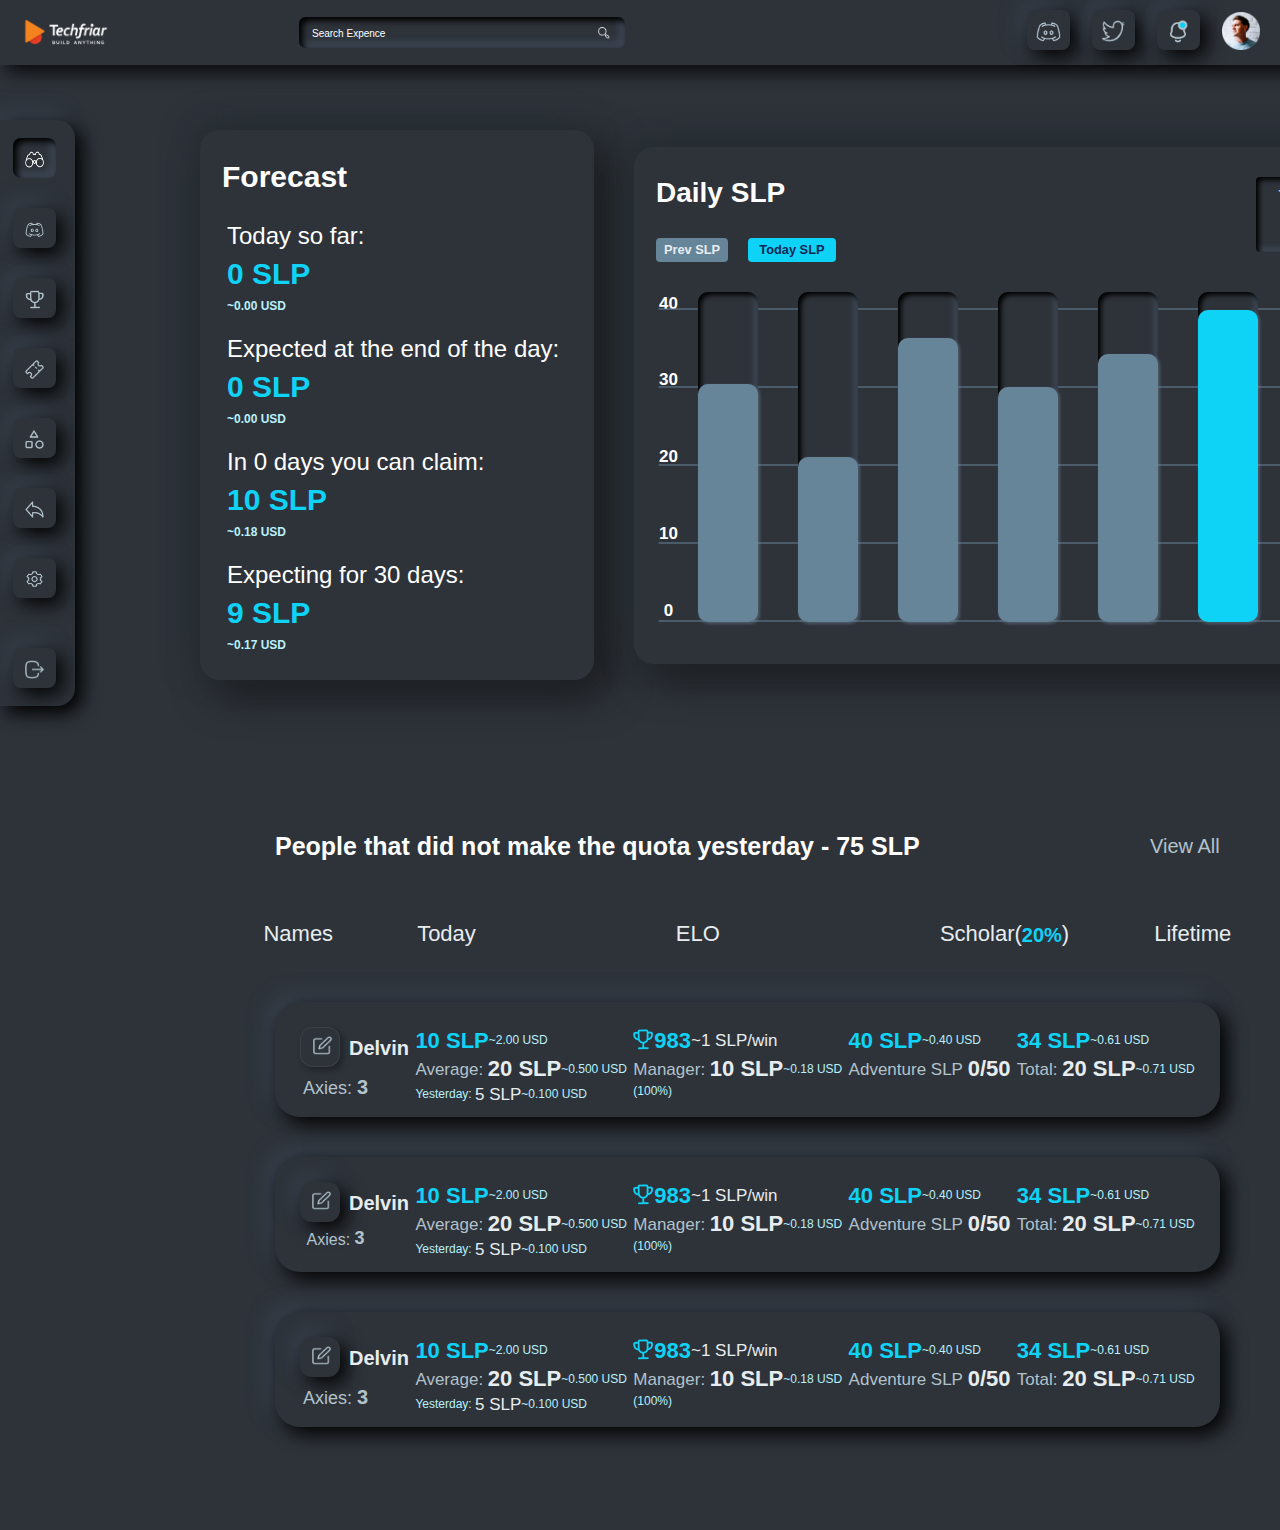
<file: HTML/overviewPage.html>
<!DOCTYPE html>
<html lang="en">
<head>
    <meta charset="UTF-8">
    <meta name="viewport" content="width=device-width, initial-scale=1.0">
    <style>
        body {
            margin: 0;
            padding: 0;
            height: 1400px;
            background-color: rgba(46, 51, 58, 1);
        }
        .main-area{
            padding-top: 130px; /* To push content below the fixed navbar */
            left: 180px;
            height: 100%;
            width: 82%;
            position: relative;
            z-index: -1;
            align-items: center;
            justify-content: space-between;
        }
    </style>
    <title>Custom Nav Bar</title>
    <link rel="stylesheet" href="../CSS/overviewPage.css">
</head>
<body>
    <div class="navbar">
        <div class="navbar-logo">
            <img src="../Images/techfriar.png" alt="techfriar-logo">
        </div>
        <div class="search-bar-container">
            <img src="../Images/Search.png" alt="Search Icon" class="search-icon">
            <input type="text" class="search-bar" placeholder="Search Expence">
        </div>
        <div class="nav-btn">
            <div class="btns">
                <button><a href="#"><img src="../Images/discord.png" alt="discord-logo"></a></button>
            </div>
            <div class="btns">
                <button><a href="#"><img src="../Images/twitter.png" style="height: 22px;" alt="twitter-logo"></a></button>
            </div>
            <div class="btns">
                <button><a href="#"><img src="../Images/bell.png" style="width: 28px; height: 28px;" alt="notification-image"></a></button>
            </div>
            <div class="frame">
                <img src="../Images/nav-pic.png" alt="person">
            </div>
        </div>
    </div>
    <div class="sidebar-container">
        <div class="sidebar">
            <div class="main-sidebar">
                <div class="sidebar-btns">
                    <button style="background: var(--Dark-colour, #2E333A);box-shadow: 3.73381px 3.73381px 6.22302px 0px #000 inset, -6.22302px -6.22302px 6.22302px 0px #3B4451 inset;"><a href="overviewPage.html"><img src="../Images/sb1.png" style="height: 17px;"  alt="s-bar1"></a></button>
                </div>
                <div class="sidebar-btns">
                    <button><a href="#"><img src="../Images/discord.png" alt="discord-logo"></a></button>
                </div>
                <div class="sidebar-btns">
                    <button><a href="trackerPage.html"><img src="../Images/sb2.png" alt="s-bar-2"></a></button>
                </div>
                <div class="sidebar-btns">
                    <button><a href="#"><img src="../Images/sb3.png" alt="s-bar3"></a></button>
                </div>
                <div class="sidebar-btns">
                    <button><a href="#"><img src="../Images/sb4.png" alt="s-bar4"></a></button>
                </div>
                <div class="sidebar-btns">
                    <button><a href="#"><img src="../Images/sb5.png" style="height: 17px;" alt="s-bar5"></a></button>
                </div>
                <div class="sidebar-btns">
                    <button><a href="#"><img src="../Images/sb6.png" style="height: 16.8px; width: 17px;" alt="s-bar6"></a></button>
                </div>
            </div>
            <div class="exit-sidebar">
                <div class="sidebar-btns">
                    <button><a href="../index.html"><img src="../Images/sb7.png" alt="s-bar7"></a></button>
                </div>
            </div>
        </div>
    </div>
    <div class="main-area">
        <div class="hor-frame">
            <div class="frame1">
                <div class="frame1-heading">
                    <p>Forecast</p>
                </div>
                <div class="frame1-content-container">
                    <div class="f1-content">
                        <p id="first-p">Today so far:</p>
                        <p id="second-p">0 SLP</p>
                        <p id="third-p">~0.00 USD</p>
                    </div><br>
                    <div class="f1-content">
                        <p id="first-p">Expected at the end of the day:</p>
                        <p id="second-p">0 SLP</p>
                        <p id="third-p">~0.00 USD</p>
                    </div><br>
                    <div class="f1-content">
                        <p id="first-p">In 0 days you can claim:</p>
                        <p id="second-p">10 SLP</p>
                        <p id="third-p">~0.18 USD</p>
                    </div><br>
                    <div class="f1-content">
                        <p id="first-p">Expecting for 30 days:</p>
                        <p id="second-p">9 SLP</p>
                        <p id="third-p">~0.17 USD</p>
                    </div>
                </div>
            </div>
            <div class="frame2">
                <div class="f2-upper">
                    <div class="f2-upper-left">
                        <p id="daily">Daily SLP</p>
                        <div class="two-frames">
                            <div class="tf-first">
                                <p>Prev SLP</p>
                            </div>
                            <div class="tf-second">
                                <p>Today SLP</p>
                            </div>
                        </div>
                    </div>
                    <div class="f2-upper-right">
                        <div class="f2-right-frame">
                            <p id="p1">Total SLP</p>
                            <p id="p2">540</p>
                        </div>
                    </div>
                </div>
                <div class="f2-lower">
                    <div class="chart-frame">
                        <div class="main-chart">
                            <div class="chart-number">
                                <li>40</li>
                                <li>30</li>
                                <li>20</li>
                                <li>10</li>
                                <li>0</li>
                            </div>
                            <div class="single-frame-container">
                                <div class="single-frames">
                                    <div class="inner-frame" style="height: 72%;"></div>
                                </div>
                                <div class="single-frames">
                                    <div class="inner-frame" style="height: 50%;"></div>
                                </div>
                                 <div class="single-frames">
                                    <div class="inner-frame" style="height: 86%;"></div>
                                </div>
                                <div class="single-frames">
                                    <div class="inner-frame" style="height: 71%;"></div>
                                </div>
                                <div class="single-frames">
                                    <div class="inner-frame" style="height: 81%;"></div>
                                </div>
                                <div class="single-frames">
                                    <div class="inner-frame" style="height: 94.5%; background: rgba(14, 210, 246, 1); box-shadow: 1.4312949180603027px 1.4312949180603027px 2.8625898361206055px 0px rgba(136, 160, 183, 0.35);"></div>
                                </div>
                            </div>
                        </div>
                    </div>

                </div>
                <div class="chart-lines">
                    <div class="lines"><img src="../Images/chart-line.png" alt="chart-line"></div>
                    <div class="lines"><img src="../Images/chart-line.png" alt="chart-line"></div>
                    <div class="lines"><img src="../Images/chart-line.png" alt="chart-line"></div>
                    <div class="lines"><img src="../Images/chart-line.png" alt="chart-line"></div>
                    <div class="lines"><img src="../Images/chart-line.png" alt="chart-line"></div>
                </div>
            </div>
        </div>
        <div class="bottom-frames-container">
            <div class="bf-heading">
                <div class="bfh-1"><p>People that did not make the quota yesterday - 75 SLP</p></div>
                <div class="bfh-2"><p>View All</p></button></div>
            </div>
            <div class="bf-body">
                <div class="bf-body-heading">
                    <div class="bbh">
                        <div class="bbh-sub"><p>Names</p></div>
                        <div class="bbh-sub" style="margin-left: 84px;"><p>Today</p></div>
                        <div class="bbh-sub" style="margin-left: 200px;"><p>ELO</p></div>
                        <div class="bbh-sub" style="margin-left: 220px; display: flex; justify-content: center; align-items: center;"><p>Scholar(<p style="color: var(--Secondary-Blue, #0ED2F6);font-family: Poppins,sans-serif;font-size: 20px;font-style: normal;font-weight: 550;line-height: 130%;">20%</p><p>)</p></p></div>
                        <div class="bbh-sub" style="margin-left: 85px;"><p>Lifetime</p></div>
                    </div>
                </div>
                <div class="bf-body-body">
                    <div class="bbb-frame">
                        <div class="bbb-inner-frame">
                            <div class="if1-head">
                                <div class="if1h-btn">
                                    <button style="border-radius: 12px;  border: 1px solid #3C4147;background: var(--Dark-colour, #2E333A); box-shadow: 3px 3px 6px 0px rgba(0, 0, 0, 0.35);"><a href="#"><img src="../Images/Group.png" alt="edit-logo"></a></button>
                                </div>
                                <div class="if1h-head">
                                    <p>Delvin</p>
                                </div>
                            </div>
                            <div class="if1h-body">
                                <p style="color: var(--blue-Grey, #B2C2CB);font-family: Poppins,sans-serif;font-size: 18px;font-style: normal;font-weight: 500;line-height: 130%;">Axies:&nbsp</p><p style="color: var(--blue-Grey, #B2C2CB);font-family: Poppins,sans-serif;  font-size: 20px; font-style: normal; font-weight: 600; line-height: 130%; margin-bottom: 22px;">3</p>
                            </div>
                        </div>
                        <div class="bbb-inner-frame">
                            <div class="if-line">
                                <p id="style-1">10 SLP</p>
                                <p id="style-2">~2.00 USD</p>
                            </div>
                            <div class="if-line">
                                <p id="style-3">Average:&nbsp;</p>
                                <p id="style-1" style="color: var(--blue-Grey-light, #E7ECEF);">20 SLP</p>
                                <p id="style-2">~0.500 USD</p>
                            </div>
                            <div class="if-line">
                                <p id="style-2">Yesterday:&nbsp;</p>
                                <p id="style-4">5 SLP</p>
                                <p id="style-2">~0.100 USD</p>
                            </div>
                        </div>
                        <div class="bbb-inner-frame">
                            <div class="if-line">
                                <div class="if-image"><img src="../Images/trophy.png" alt="trophy-image"></div>
                                <p id="style-1">983</p>
                                <p id="style-4">~1 SLP/win</p>
                            </div>
                            <div class="if-line">
                                <p id="style-3">Manager:&nbsp;</p>
                                <p id="style-1" style="color: var(--blue-Grey-light, #E7ECEF);">10 SLP</p>
                                <p id="style-2">~0.18 USD</p>
                            </div>
                            <div class="if-line">
                                <p id="style-2">(100%)</p>
                            </div>
                        </div>
                        <div class="bbb-inner-frame">
                            <div class="if-line">
                                <p id="style-1">40 SLP</p>
                                <p id="style-2">~0.40 USD</p>
                            </div>
                            <div class="if-line">
                                <p id="style-3">Adventure SLP&nbsp;</p>
                                <p id="style-1" style="color: var(--blue-Grey-light, #E7ECEF);">0/50</p>
                            </div>
                        </div>
                        <div class="bbb-inner-frame">
                            <div class="if-line">
                                <p id="style-1">34 SLP</p>
                                <p id="style-2">~0.61 USD</p>
                            </div>
                            <div class="if-line">
                                <p id="style-3">Total:&nbsp;</p>
                                <p id="style-1" style="color: var(--blue-Grey-light, #E7ECEF);">20 SLP</p>
                                <p id="style-2">~0.71 USD</p>
                            </div>
                        </div>
                    </div>
                    <div class="bbb-frame">
                        <div class="bbb-inner-frame">
                            <div class="if1-head">
                                <div class="if1h-btn">
                                    <button><a href="#"><img src="../Images/Group.png" alt="edit-logo"></a></button>
                                </div>
                                <div class="if1h-head">
                                    <p>Delvin</p>
                                </div>
                            </div>
                            <div class="if1h-body">
                                <p style="color: var(--blue-Grey, #B2C2CB);font-family: Poppins,sans-serif;font-size: 16px;font-style: normal;font-weight: 500;line-height: 130%;">Axies:&nbsp</p><p style="color: var(--blue-Grey, #B2C2CB);font-family: Poppins,sans-serif;  font-size: 18px; font-style: normal; font-weight: 600; line-height: 130%; margin-bottom: 20px;">3</p>
                            </div>
                        </div>
                        <div class="bbb-inner-frame">
                            <div class="if-line">
                                <p id="style-1">10 SLP</p>
                                <p id="style-2">~2.00 USD</p>
                            </div>
                            <div class="if-line">
                                <p id="style-3">Average:&nbsp;</p>
                                <p id="style-1" style="color: var(--blue-Grey-light, #E7ECEF);">20 SLP</p>
                                <p id="style-2">~0.500 USD</p>
                            </div>
                            <div class="if-line">
                                <p id="style-2">Yesterday:&nbsp;</p>
                                <p id="style-4">5 SLP</p>
                                <p id="style-2">~0.100 USD</p>
                            </div>
                        </div>
                        <div class="bbb-inner-frame">
                            <div class="if-line">
                                <div class="if-image"><img src="../Images/trophy.png" alt="trophy-image"></div>
                                <p id="style-1">983</p>
                                <p id="style-4">~1 SLP/win</p>
                            </div>
                            <div class="if-line">
                                <p id="style-3">Manager:&nbsp;</p>
                                <p id="style-1" style="color: var(--blue-Grey-light, #E7ECEF);">10 SLP</p>
                                <p id="style-2">~0.18 USD</p>
                            </div>
                            <div class="if-line">
                                <p id="style-2">(100%)</p>
                            </div>
                        </div>
                        <div class="bbb-inner-frame">
                            <div class="if-line">
                                <p id="style-1">40 SLP</p>
                                <p id="style-2">~0.40 USD</p>
                            </div>
                            <div class="if-line">
                                <p id="style-3">Adventure SLP&nbsp;</p>
                                <p id="style-1" style="color: var(--blue-Grey-light, #E7ECEF);">0/50</p>
                            </div>
                        </div>
                        <div class="bbb-inner-frame">
                            <div class="if-line">
                                <p id="style-1">34 SLP</p>
                                <p id="style-2">~0.61 USD</p>
                            </div>
                            <div class="if-line">
                                <p id="style-3">Total:&nbsp;</p>
                                <p id="style-1" style="color: var(--blue-Grey-light, #E7ECEF);">20 SLP</p>
                                <p id="style-2">~0.71 USD</p>
                            </div>
                        </div>
                    </div>
                    <div class="bbb-frame">
                        <div class="bbb-inner-frame">
                            <div class="if1-head">
                                <div class="if1h-btn">
                                    <button><a href="#"><img src="../Images/Group.png" alt="edit-logo"></a></button>
                                </div>
                                <div class="if1h-head">
                                    <p>Delvin</p>
                                </div>
                            </div>
                            <div class="if1h-body">
                                <p style="color: var(--blue-Grey, #B2C2CB);font-family: Poppins,sans-serif;font-size: 18px;font-style: normal;font-weight: 500;line-height: 130%;">Axies:&nbsp</p><p style="color: var(--blue-Grey, #B2C2CB);font-family: Poppins,sans-serif;  font-size: 20px; font-style: normal; font-weight: 600; line-height: 130%; margin-bottom: 22px;">3</p>
                            </div>
                        </div>
                        <div class="bbb-inner-frame">
                            <div class="if-line">
                                <p id="style-1">10 SLP</p>
                                <p id="style-2">~2.00 USD</p>
                            </div>
                            <div class="if-line">
                                <p id="style-3">Average:&nbsp;</p>
                                <p id="style-1" style="color: var(--blue-Grey-light, #E7ECEF);">20 SLP</p>
                                <p id="style-2">~0.500 USD</p>
                            </div>
                            <div class="if-line">
                                <p id="style-2">Yesterday:&nbsp;</p>
                                <p id="style-4">5 SLP</p>
                                <p id="style-2">~0.100 USD</p>
                            </div>
                        </div>
                        <div class="bbb-inner-frame">
                            <div class="if-line">
                                <div class="if-image"><img src="../Images/trophy.png" alt="trophy-image"></div>
                                <p id="style-1">983</p>
                                <p id="style-4">~1 SLP/win</p>
                            </div>
                            <div class="if-line">
                                <p id="style-3">Manager:&nbsp;</p>
                                <p id="style-1" style="color: var(--blue-Grey-light, #E7ECEF);">10 SLP</p>
                                <p id="style-2">~0.18 USD</p>
                            </div>
                            <div class="if-line">
                                <p id="style-2">(100%)</p>
                            </div>
                        </div>
                        <div class="bbb-inner-frame">
                            <div class="if-line">
                                <p id="style-1">40 SLP</p>
                                <p id="style-2">~0.40 USD</p>
                            </div>
                            <div class="if-line">
                                <p id="style-3">Adventure SLP&nbsp;</p>
                                <p id="style-1" style="color: var(--blue-Grey-light, #E7ECEF);">0/50</p>
                            </div>
                        </div>
                        <div class="bbb-inner-frame">
                            <div class="if-line">
                                <p id="style-1">34 SLP</p>
                                <p id="style-2">~0.61 USD</p>
                            </div>
                            <div class="if-line">
                                <p id="style-3">Total:&nbsp;</p>
                                <p id="style-1" style="color: var(--blue-Grey-light, #E7ECEF);">20 SLP</p>
                                <p id="style-2">~0.71 USD</p>
                            </div>
                        </div>
                    </div>
                </div>
            </div>
        </div>
    </div>
</body>
</html>
</file>
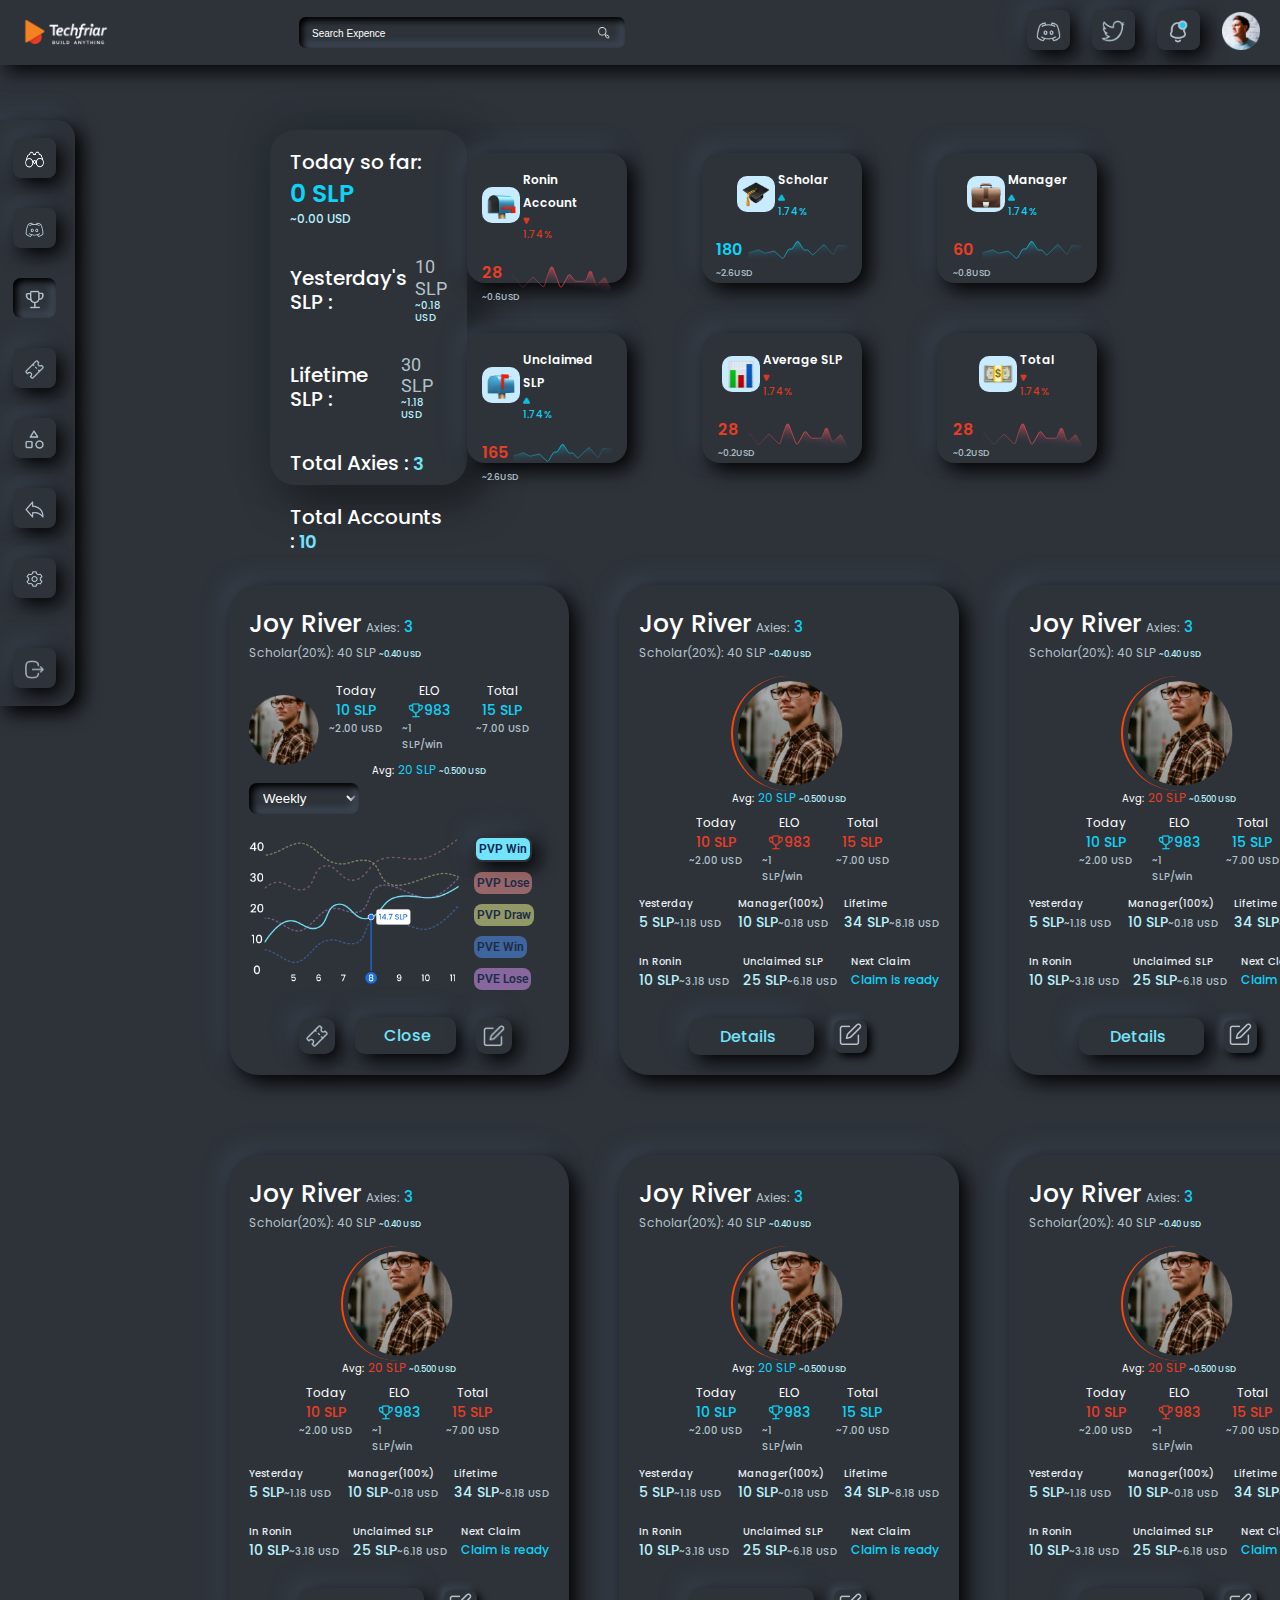
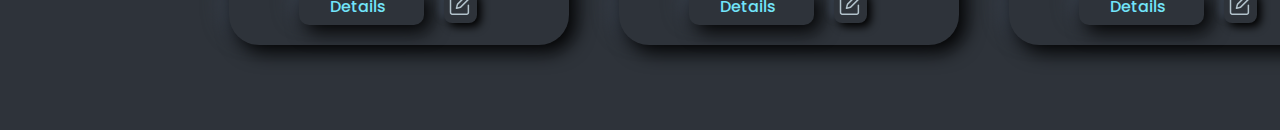
<file: HTML/trackerPage.html>
<!DOCTYPE html>
<html lang="en">

<head>
    <meta charset="UTF-8">
    <meta name="viewport" content="width=device-width, initial-scale=1.0">
    <title>Page-3</title>
    <style>
        body {                                                 /*  this is full body */
            margin: 0;
            padding: 0;
            height: 1600px;
            background-color: rgba(46, 51, 58, 1);
        }

        .main-body {                                            /*  this is body after navigation bar and side-bar */
            padding-top: 130px;
            /* To push content below the fixed navbar */
            left: 120px;
            height: 100%;
            width: 87%;
            position: relative;
            z-index: -1;
            align-items: center;
            justify-content: space-between;
            gap: 100px;
        }
    </style>
    <link href="https://fonts.googleapis.com/css2?family=Poppins:wght@500&display=swap" rel="stylesheet">
    <link href="https://fonts.googleapis.com/css2?family=Roboto:wght@300&display=swap" rel="stylesheet">
    <link rel="stylesheet" href="../CSS/trackerPage.css">
</head>

<body>

    <!-- Navigation bar from here -->

    <div class="navbar">
        <div class="navbar-logo">
            <img src="../Images/techfriar.png" alt="techfriar-logo">
        </div>
        <div class="search-bar-container">
            <img src="../Images/Search.png" alt="Search Icon" class="search-icon">
            <input type="text" class="search-bar" placeholder="Search Expence">
        </div>
        <div class="nav-btn">
            <div class="btns">
                <button><a href="#"><img src="../Images/discord.png"></a></button>
            </div>
            <div class="btns">
                <button><a href="#"><img src="../Images/twitter.png" style="height: 22px;"></a></button>
            </div>
            <div class="btns">
                <button><a href="#"><img src="../Images/bell.png" style="width: 28px; height: 28px;"></a></button>
            </div>
            <div class="frame">
                <img src="../Images/nav-pic.png">
            </div>
        </div>
    </div>
    <!-- Navigation bar ends here -->


    <!-- Side bar from here -->

    <div class="sidebar-container">
        <div class="sidebar">
            <div class="main-sidebar">
                <div class="sidebar-btns">
                    <button><a href="overviewPage.html"><img src="../Images/sb1.png" style="height: 17px; "></a></button>
                </div>
                <div class="sidebar-btns">
                    <button><a href="#"><img src="../Images/discord.png"></a></button>
                </div>
                <div class="sidebar-btns">
                    <button style="background: var(--Dark-colour, #2E333A);box-shadow: 3.73381px 3.73381px 6.22302px 0px #000 inset, -6.22302px -6.22302px 6.22302px 0px #3B4451 inset;"><a href="#"><img src="../Images/sb2.png"></a></button>
                </div>
                <div class="sidebar-btns">
                    <button><a href="#"><img src="../Images/sb3.png"></a></button>
                </div>
                <div class="sidebar-btns">
                    <button><a href="#"><img src="../Images/sb4.png"></a></button>
                </div>
                <div class="sidebar-btns">
                    <button><a href="#"><img src="../Images/sb5.png" style="height: 17px;"></a></button>
                </div>
                <div class="sidebar-btns">
                    <button><a href="#"><img src="../Images/sb6.png" style="height: 16.8px; width: 17px;"></a></button>
                </div>
            </div>
            <div class="exit-sidebar">
                <div class="sidebar-btns">
                    <button><a href="../index.html"><img src="../Images/sb7.png" ></a></button>
                </div>
            </div>
        </div>
    </div>
    <!-- Side bar ends here -->

    <div class="main-body">

        <!-- upper side frames  -->

        <div class="upper-frames">
            <div class="uf-left">                               <!-- Upper side left Single frame -->
                <div class="uf-left-frame">
                    <div class="uf-left-first">
                        <div id="first">
                            <span id="style-1">Today so far:</span>
                        </div>
                        <div id="second">
                            <span id="style-2">0 SLP</span>
                            <span id="style-3">~0.00 USD</span>
                        </div>
                    </div>
                    <div class="uf-left-balance">
                        <div class="ulb-left">
                            <span id="style-4">Yesterday's SLP :</span>
                        </div>
                        <div class="ulb-right">
                            <span id="style-5">10 SLP</span>
                            <span id="style-6">~0.18 USD</span>
                        </div>
                    </div>
                    <div class="uf-left-balance">
                        <div class="ulb-left">
                            <span id="style-4">Lifetime SLP :</span>
                        </div>
                        <div class="ulb-right">
                            <span id="style-5">30 SLP</span>
                            <span id="style-6">~1.18 USD</span>
                        </div>
                    </div>
                    <div class="uf-left-balance">
                        <span id="style-4">Total Axies :&nbsp;<span id="style-7">3</span></span>
                    </div>
                    <div class="uf-left-balance">
                        <span id="style-4">Total Accounts :&nbsp;<span id="style-7">10</span></span>
                    </div>
                </div>
            </div>
            <div class="uf-right">                          <!-- Right side frames ( count 6 total )-->
                <div class="ufr">
                    <div class="ufr-frame">
                        <div class="small-frame-container">
                            <div class="frame1">
                                <div class="sfc-logo">
                                    <img class="pic" src="../Images/f-img1.png" />
                                </div>
                                <div class="name-form">
                                    <div class="nf-name">
                                        <span>Ronin Account</span>
                                    </div>
                                    <div class="percentage-frame">
                                        <div class="vector"><img src="../Images/downarrow.png" alt="downarrow"></div>
                                        <div class="percentage">
                                            <span>1.74%</span>
                                        </div>
                                    </div>
                                </div>
                            </div>
                            <div class="graph-frame">
                                <div class="num-frame">
                                    <div class="num">
                                        <span>28</span>
                                    </div>
                                    <div class="usd-num">
                                        <span class="Usd">~0.6USD</span>
                                    </div>
                                </div>
                                <div class="graph-image">
                                    <svg xmlns="http://www.w3.org/2000/svg" width="100" height="41" viewBox="0 0 141 41"
                                        fill="none">
                                        <path
                                            d="M133.556 20.4795L140.278 33.5346C140.424 33.8177 140.5 34.1316 140.5 34.4501V38.5C140.5 39.6046 139.605 40.5 138.5 40.5H2.49998C1.39542 40.5 0.5 39.6046 0.5 38.5V18.5662C0.5 16.6324 2.97156 15.8244 4.11382 17.3848L14.8247 32.0168C15.5654 33.0286 17.0438 33.1171 17.8999 32.2008L29.7426 19.5257C30.5299 18.683 31.8648 18.679 32.6571 19.5169L43.9276 31.4351C44.9883 32.5567 46.8659 32.1048 47.3 30.6234L51.4091 16.6039L55.508 5.58297C56.1559 3.84077 58.6225 3.84755 59.2609 5.59328L68.6134 31.1695C69.2033 32.7827 71.4182 32.9509 72.2449 31.4452L80.6169 16.1961C81.3151 14.9245 83.0923 14.7958 83.9663 15.9536L89.7394 23.6011C90.1174 24.1018 90.7083 24.3961 91.3357 24.3961H103.921C104.758 24.3961 105.506 23.8755 105.796 23.0911L110.087 11.5141C110.742 9.74648 113.255 9.78366 113.857 11.5699L119.223 27.4795C119.705 28.9082 121.535 29.3101 122.571 28.2149L130.325 20.0203C131.273 19.0191 132.925 19.2539 133.556 20.4795Z"
                                            fill="url(#paint0_linear_281_10621)" />
                                        <path
                                            d="M140.5 33.9655L133.556 20.4795C132.925 19.2539 131.273 19.0191 130.325 20.0203L122.571 28.2149C121.535 29.3101 119.705 28.9082 119.223 27.4795L113.857 11.5699C113.255 9.78366 110.742 9.74648 110.087 11.5141L105.796 23.0911C105.506 23.8755 104.758 24.3961 103.921 24.3961H91.3357C90.7084 24.3961 90.1174 24.1018 89.7394 23.6011L83.9663 15.9536C83.0923 14.7958 81.3151 14.9245 80.6169 16.1961L72.2449 31.4452C71.4182 32.9509 69.2033 32.7827 68.6134 31.1695L59.2609 5.59328C58.6225 3.84755 56.1559 3.84077 55.508 5.58297L51.4091 16.6039L47.3001 30.6234C46.8659 32.1048 44.9883 32.5567 43.9276 31.4351L32.6571 19.5169C31.8648 18.679 30.5299 18.683 29.7426 19.5257L17.8999 32.2008C17.0438 33.1171 15.5654 33.0286 14.8247 32.0168L0.499997 12.4481"
                                            stroke="url(#paint1_linear_281_10621)" />
                                        <defs>
                                            <linearGradient id="paint0_linear_281_10621" x1="70.5" y1="0.5" x2="66.654"
                                                y2="31.6451" gradientUnits="userSpaceOnUse">
                                                <stop stop-color="#E84F51" />
                                                <stop offset="1" stop-color="#343950" stop-opacity="0" />
                                            </linearGradient>
                                            <linearGradient id="paint1_linear_281_10621" x1="150.981" y1="34.7857"
                                                x2="-4.72509" y2="32.628" gradientUnits="userSpaceOnUse">
                                                <stop stop-color="#E95353" stop-opacity="0" />
                                                <stop offset="0.479167" stop-color="#F55151" />
                                                <stop offset="1" stop-color="#EF5050" stop-opacity="0" />
                                            </linearGradient>
                                        </defs>
                                    </svg>
                                </div>
                            </div>
                        </div>

                    </div>
                    <div class="ufr-frame">
                        <div class="small-frame-container">
                            <div class="frame1">
                                <div class="sfc-logo">
                                    <img class="pic" src="../Images/f-img2.png" />
                                </div>
                                <div class="name-form">
                                    <div class="nf-name">
                                        <span>Scholar</span>
                                    </div>
                                    <div class="percentage-frame">
                                        <div class="vector"><img src="../Images/uparrow.png" alt="downarrow"></div>
                                        <div class="percentage">
                                            <span style="color:rgba(14, 210, 246, 1);">1.74%</span>
                                        </div>
                                    </div>
                                </div>
                            </div>
                            <div class="graph-frame">
                                <div class="num-frame">
                                    <div class="num">
                                        <span style="color:rgba(14, 210, 246, 1);">180</span>
                                    </div>
                                    <div class="usd-num">
                                        <span class="Usd">~2.6USD</span>
                                    </div>
                                </div>
                                <div class="graph-image">
                                    <svg xmlns="http://www.w3.org/2000/svg" width="100" height="31" viewBox="0 0 141 31"
                                        fill="none">
                                        <path opacity="0.5"
                                            d="M13.9356 14.3005L1.93091 17.8636C1.08213 18.1156 0.5 18.8956 0.5 19.781V27.5473C0.5 28.6458 1.38597 29.5387 2.48444 29.5472L133.338 30.5654C134.259 30.5726 135.066 29.9497 135.292 29.0568L139.869 10.9966C140.189 9.73275 139.234 8.50529 137.93 8.50529H127.601C126.801 8.50529 126.077 8.98277 125.762 9.71893L121.569 19.5249C120.977 20.9092 119.126 21.1677 118.177 19.9986L108.553 8.13582C107.8 7.20821 106.408 7.1428 105.571 7.99579L92.8163 21.0071C91.9923 21.8476 90.6242 21.7983 89.8628 20.9007L85.3178 15.5421C84.9378 15.0941 84.38 14.8358 83.7925 14.8358H79.8144C79.1233 14.8358 78.4811 14.4789 78.1161 13.8921L71.6754 3.53707C70.887 2.26952 69.0381 2.28113 68.2657 3.55848L62.8804 12.4639C62.5182 13.063 61.8691 13.429 61.169 13.429H58.5239C57.8125 13.429 57.1546 13.8069 56.7962 14.4215L50.4348 25.3308C49.788 26.44 48.2785 26.661 47.3408 25.7839L37.8996 16.9525C37.4238 16.5074 36.761 16.322 36.1233 16.4556L24.723 18.8436C24.2659 18.9393 23.7897 18.8721 23.3769 18.6535L15.4407 14.4504C14.978 14.2053 14.4376 14.1515 13.9356 14.3005Z"
                                            fill="url(#paint0_linear_313_18431)" />
                                        <path
                                            d="M0.566406 18.691L13.8699 14.6636C14.3747 14.5108 14.9194 14.5636 15.3855 14.8104L23.2911 18.9973C23.719 19.2239 24.2145 19.2876 24.6858 19.1766L36.098 16.4881C36.7493 16.3347 37.4342 16.5171 37.9229 16.9742L47.3409 25.7839C48.2785 26.661 49.7881 26.44 50.4348 25.3308L56.7962 14.4215C57.1546 13.8069 57.8125 13.429 58.5239 13.429H61.169C61.8691 13.429 62.5182 13.0629 62.8805 12.4639L68.2657 3.55848C69.0381 2.28113 70.887 2.26952 71.6754 3.53708L78.1161 13.8921C78.4811 14.4789 79.1233 14.8358 79.8144 14.8358H83.7925C84.38 14.8358 84.9378 15.094 85.3178 15.5421L89.8628 20.9007C90.6242 21.7983 91.9923 21.8476 92.8163 21.0071L105.571 7.99579C106.408 7.1428 107.8 7.20821 108.553 8.13582L118.177 19.9986C119.126 21.1677 120.977 20.9092 121.569 19.5249L125.762 9.71893C126.077 8.98277 126.801 8.50529 127.601 8.50529H140.5"
                                            stroke="url(#paint1_linear_313_18431)" stroke-linejoin="round" />
                                        <defs>
                                            <linearGradient id="paint0_linear_313_18431" x1="70.5" y1="0.768063"
                                                x2="72.668" y2="23.6998" gradientUnits="userSpaceOnUse">
                                                <stop stop-color="#0ED2F6" />
                                                <stop offset="1" stop-color="#343950" stop-opacity="0" />
                                            </linearGradient>
                                            <linearGradient id="paint1_linear_313_18431" x1="-9.6031" y1="23.0419"
                                                x2="140.432" y2="19.5364" gradientUnits="userSpaceOnUse">
                                                <stop stop-color="#0ED2F6" stop-opacity="0" />
                                                <stop offset="0.479167" stop-color="#0ED2F6" />
                                                <stop offset="1" stop-color="#0ED2F6" stop-opacity="0" />
                                            </linearGradient>
                                        </defs>
                                    </svg>
                                </div>
                            </div>
                        </div>
                    </div>
                    <div class="ufr-frame">
                        <div class="small-frame-container">
                            <div class="frame1">
                                <div class="sfc-logo">
                                    <img class="pic" src="../Images/f-img3.png" />
                                </div>
                                <div class="name-form">
                                    <div class="nf-name">
                                        <span>Manager</span>
                                    </div>
                                    <div class="percentage-frame">
                                        <div class="vector"><img src="../Images/uparrow.png" alt="downarrow"></div>
                                        <div class="percentage">
                                            <span style="color:rgba(14, 210, 246, 1);">1.74%</span>
                                        </div>
                                    </div>
                                </div>
                            </div>
                            <div class="graph-frame">
                                <div class="num-frame">
                                    <div class="num">
                                        <span>60</span>
                                    </div>
                                    <div class="usd-num">
                                        <span class="Usd">~0.8USD</span>
                                    </div>
                                </div>
                                <div class="graph-image">
                                    <svg xmlns="http://www.w3.org/2000/svg" width="100" height="31" viewBox="0 0 141 31"
                                        fill="none">
                                        <path opacity="0.5"
                                            d="M13.9356 14.3005L1.93091 17.8636C1.08213 18.1156 0.5 18.8956 0.5 19.781V27.5473C0.5 28.6458 1.38597 29.5387 2.48444 29.5472L133.338 30.5654C134.259 30.5726 135.066 29.9497 135.292 29.0568L139.869 10.9966C140.189 9.73275 139.234 8.50529 137.93 8.50529H127.601C126.801 8.50529 126.077 8.98277 125.762 9.71893L121.569 19.5249C120.977 20.9092 119.126 21.1677 118.177 19.9986L108.553 8.13582C107.8 7.20821 106.408 7.1428 105.571 7.99579L92.8163 21.0071C91.9923 21.8476 90.6242 21.7983 89.8628 20.9007L85.3178 15.5421C84.9378 15.0941 84.38 14.8358 83.7925 14.8358H79.8144C79.1233 14.8358 78.4811 14.4789 78.1161 13.8921L71.6754 3.53707C70.887 2.26952 69.0381 2.28113 68.2657 3.55848L62.8804 12.4639C62.5182 13.063 61.8691 13.429 61.169 13.429H58.5239C57.8125 13.429 57.1546 13.8069 56.7962 14.4215L50.4348 25.3308C49.788 26.44 48.2785 26.661 47.3408 25.7839L37.8996 16.9525C37.4238 16.5074 36.761 16.322 36.1233 16.4556L24.723 18.8436C24.2659 18.9393 23.7897 18.8721 23.3769 18.6535L15.4407 14.4504C14.978 14.2053 14.4376 14.1515 13.9356 14.3005Z"
                                            fill="url(#paint0_linear_313_18448)" />
                                        <path
                                            d="M0.566406 18.691L13.8699 14.6636C14.3747 14.5108 14.9194 14.5636 15.3855 14.8104L23.2911 18.9973C23.719 19.2239 24.2145 19.2876 24.6858 19.1766L36.098 16.4881C36.7493 16.3347 37.4342 16.5171 37.9229 16.9742L47.3409 25.7839C48.2785 26.661 49.7881 26.44 50.4348 25.3308L56.7962 14.4215C57.1546 13.8069 57.8125 13.429 58.5239 13.429H61.169C61.8691 13.429 62.5182 13.0629 62.8805 12.4639L68.2657 3.55848C69.0381 2.28113 70.887 2.26952 71.6754 3.53708L78.1161 13.8921C78.4811 14.4789 79.1233 14.8358 79.8144 14.8358H83.7925C84.38 14.8358 84.9378 15.094 85.3178 15.5421L89.8628 20.9007C90.6242 21.7983 91.9923 21.8476 92.8163 21.0071L105.571 7.99579C106.408 7.1428 107.8 7.20821 108.553 8.13582L118.177 19.9986C119.126 21.1677 120.977 20.9092 121.569 19.5249L125.762 9.71893C126.077 8.98277 126.801 8.50529 127.601 8.50529H140.5"
                                            stroke="url(#paint1_linear_313_18448)" stroke-linejoin="round" />
                                        <defs>
                                            <linearGradient id="paint0_linear_313_18448" x1="70.5" y1="0.768063"
                                                x2="72.668" y2="23.6998" gradientUnits="userSpaceOnUse">
                                                <stop stop-color="#0ED2F6" />
                                                <stop offset="1" stop-color="#343950" stop-opacity="0" />
                                            </linearGradient>
                                            <linearGradient id="paint1_linear_313_18448" x1="-9.6031" y1="23.0419"
                                                x2="140.432" y2="19.5364" gradientUnits="userSpaceOnUse">
                                                <stop stop-color="#0ED2F6" stop-opacity="0" />
                                                <stop offset="0.479167" stop-color="#0ED2F6" />
                                                <stop offset="1" stop-color="#0ED2F6" stop-opacity="0" />
                                            </linearGradient>
                                        </defs>
                                    </svg>
                                </div>
                            </div>
                        </div>
                    </div>
                </div>
                <div class="ufr">
                    <div class="ufr-frame">
                        <div class="small-frame-container">
                            <div class="frame1">
                                <div class="sfc-logo">
                                    <img class="pic" src="../Images/f-img4.png" />
                                </div>
                                <div class="name-form">
                                    <div class="nf-name">
                                        <span>Unclaimed SLP</span>
                                    </div>
                                    <div class="percentage-frame">
                                        <div class="vector"><img src="../Images/uparrow.png" alt="downarrow"></div>
                                        <div class="percentage">
                                            <span style="color:rgba(14, 210, 246, 1);">1.74%</span>
                                        </div>
                                    </div>
                                </div>
                            </div>
                            <div class="graph-frame">
                                <div class="num-frame">
                                    <div class="num">
                                        <span>165</span>
                                    </div>
                                    <div class="usd-num">
                                        <span class="Usd">~2.6USD</span>
                                    </div>
                                </div>
                                <div class="graph-image">
                                    <svg xmlns="http://www.w3.org/2000/svg" width="100" height="31" viewBox="0 0 141 31"
                                        fill="none">
                                        <path opacity="0.5"
                                            d="M13.9356 14.3005L1.93091 17.8636C1.08213 18.1156 0.5 18.8956 0.5 19.781V27.5473C0.5 28.6458 1.38597 29.5387 2.48444 29.5472L133.338 30.5654C134.259 30.5726 135.066 29.9497 135.292 29.0568L139.869 10.9966C140.189 9.73275 139.234 8.50529 137.93 8.50529H127.601C126.801 8.50529 126.077 8.98277 125.762 9.71893L121.569 19.5249C120.977 20.9092 119.126 21.1677 118.177 19.9986L108.553 8.13582C107.8 7.20821 106.408 7.1428 105.571 7.99579L92.8163 21.0071C91.9923 21.8476 90.6242 21.7983 89.8628 20.9007L85.3178 15.5421C84.9378 15.0941 84.38 14.8358 83.7925 14.8358H79.8144C79.1233 14.8358 78.4811 14.4789 78.1161 13.8921L71.6754 3.53707C70.887 2.26952 69.0381 2.28113 68.2657 3.55848L62.8804 12.4639C62.5182 13.063 61.8691 13.429 61.169 13.429H58.5239C57.8125 13.429 57.1546 13.8069 56.7962 14.4215L50.4348 25.3308C49.788 26.44 48.2785 26.661 47.3408 25.7839L37.8996 16.9525C37.4238 16.5074 36.761 16.322 36.1233 16.4556L24.723 18.8436C24.2659 18.9393 23.7897 18.8721 23.3769 18.6535L15.4407 14.4504C14.978 14.2053 14.4376 14.1515 13.9356 14.3005Z"
                                            fill="url(#paint0_linear_313_18448)" />
                                        <path
                                            d="M0.566406 18.691L13.8699 14.6636C14.3747 14.5108 14.9194 14.5636 15.3855 14.8104L23.2911 18.9973C23.719 19.2239 24.2145 19.2876 24.6858 19.1766L36.098 16.4881C36.7493 16.3347 37.4342 16.5171 37.9229 16.9742L47.3409 25.7839C48.2785 26.661 49.7881 26.44 50.4348 25.3308L56.7962 14.4215C57.1546 13.8069 57.8125 13.429 58.5239 13.429H61.169C61.8691 13.429 62.5182 13.0629 62.8805 12.4639L68.2657 3.55848C69.0381 2.28113 70.887 2.26952 71.6754 3.53708L78.1161 13.8921C78.4811 14.4789 79.1233 14.8358 79.8144 14.8358H83.7925C84.38 14.8358 84.9378 15.094 85.3178 15.5421L89.8628 20.9007C90.6242 21.7983 91.9923 21.8476 92.8163 21.0071L105.571 7.99579C106.408 7.1428 107.8 7.20821 108.553 8.13582L118.177 19.9986C119.126 21.1677 120.977 20.9092 121.569 19.5249L125.762 9.71893C126.077 8.98277 126.801 8.50529 127.601 8.50529H140.5"
                                            stroke="url(#paint1_linear_313_18448)" stroke-linejoin="round" />
                                        <defs>
                                            <linearGradient id="paint0_linear_313_18448" x1="70.5" y1="0.768063"
                                                x2="72.668" y2="23.6998" gradientUnits="userSpaceOnUse">
                                                <stop stop-color="#0ED2F6" />
                                                <stop offset="1" stop-color="#343950" stop-opacity="0" />
                                            </linearGradient>
                                            <linearGradient id="paint1_linear_313_18448" x1="-9.6031" y1="23.0419"
                                                x2="140.432" y2="19.5364" gradientUnits="userSpaceOnUse">
                                                <stop stop-color="#0ED2F6" stop-opacity="0" />
                                                <stop offset="0.479167" stop-color="#0ED2F6" />
                                                <stop offset="1" stop-color="#0ED2F6" stop-opacity="0" />
                                            </linearGradient>
                                        </defs>
                                    </svg>
                                </div>
                            </div>
                        </div>
                    </div>
                    <div class="ufr-frame">
                        <div class="small-frame-container">
                            <div class="frame1">
                                <div class="sfc-logo">
                                    <img class="pic" src="../Images/f-img5.png" />
                                </div>
                                <div class="name-form">
                                    <div class="nf-name">
                                        <span>Average SLP</span>
                                    </div>
                                    <div class="percentage-frame">
                                        <div class="vector"><img src="../Images/downarrow.png" alt="downarrow"></div>
                                        <div class="percentage">
                                            <span>1.74%</span>
                                        </div>
                                    </div>
                                </div>
                            </div>
                            <div class="graph-frame">
                                <div class="num-frame">
                                    <div class="num">
                                        <span>28</span>
                                    </div>
                                    <div class="usd-num">
                                        <span class="Usd">~0.2USD</span>
                                    </div>
                                </div>
                                <div class="graph-image">
                                    <svg xmlns="http://www.w3.org/2000/svg" width="100" height="41" viewBox="0 0 141 41"
                                        fill="none">
                                        <path
                                            d="M133.556 20.4795L140.278 33.5346C140.424 33.8177 140.5 34.1316 140.5 34.4501V38.5C140.5 39.6046 139.605 40.5 138.5 40.5H2.49998C1.39542 40.5 0.5 39.6046 0.5 38.5V18.5662C0.5 16.6324 2.97156 15.8244 4.11382 17.3848L14.8247 32.0168C15.5654 33.0286 17.0438 33.1171 17.8999 32.2008L29.7426 19.5257C30.5299 18.683 31.8648 18.679 32.6571 19.5169L43.9276 31.4351C44.9883 32.5567 46.8659 32.1048 47.3 30.6234L51.4091 16.6039L55.508 5.58297C56.1559 3.84077 58.6225 3.84755 59.2609 5.59328L68.6134 31.1695C69.2033 32.7827 71.4182 32.9509 72.2449 31.4452L80.6169 16.1961C81.3151 14.9245 83.0923 14.7958 83.9663 15.9536L89.7394 23.6011C90.1174 24.1018 90.7083 24.3961 91.3357 24.3961H103.921C104.758 24.3961 105.506 23.8755 105.796 23.0911L110.087 11.5141C110.742 9.74648 113.255 9.78366 113.857 11.5699L119.223 27.4795C119.705 28.9082 121.535 29.3101 122.571 28.2149L130.325 20.0203C131.273 19.0191 132.925 19.2539 133.556 20.4795Z"
                                            fill="url(#paint0_linear_281_10621)" />
                                        <path
                                            d="M140.5 33.9655L133.556 20.4795C132.925 19.2539 131.273 19.0191 130.325 20.0203L122.571 28.2149C121.535 29.3101 119.705 28.9082 119.223 27.4795L113.857 11.5699C113.255 9.78366 110.742 9.74648 110.087 11.5141L105.796 23.0911C105.506 23.8755 104.758 24.3961 103.921 24.3961H91.3357C90.7084 24.3961 90.1174 24.1018 89.7394 23.6011L83.9663 15.9536C83.0923 14.7958 81.3151 14.9245 80.6169 16.1961L72.2449 31.4452C71.4182 32.9509 69.2033 32.7827 68.6134 31.1695L59.2609 5.59328C58.6225 3.84755 56.1559 3.84077 55.508 5.58297L51.4091 16.6039L47.3001 30.6234C46.8659 32.1048 44.9883 32.5567 43.9276 31.4351L32.6571 19.5169C31.8648 18.679 30.5299 18.683 29.7426 19.5257L17.8999 32.2008C17.0438 33.1171 15.5654 33.0286 14.8247 32.0168L0.499997 12.4481"
                                            stroke="url(#paint1_linear_281_10621)" />
                                        <defs>
                                            <linearGradient id="paint0_linear_281_10621" x1="70.5" y1="0.5" x2="66.654"
                                                y2="31.6451" gradientUnits="userSpaceOnUse">
                                                <stop stop-color="#E84F51" />
                                                <stop offset="1" stop-color="#343950" stop-opacity="0" />
                                            </linearGradient>
                                            <linearGradient id="paint1_linear_281_10621" x1="150.981" y1="34.7857"
                                                x2="-4.72509" y2="32.628" gradientUnits="userSpaceOnUse">
                                                <stop stop-color="#E95353" stop-opacity="0" />
                                                <stop offset="0.479167" stop-color="#F55151" />
                                                <stop offset="1" stop-color="#EF5050" stop-opacity="0" />
                                            </linearGradient>
                                        </defs>
                                    </svg>
                                </div>
                            </div>
                        </div>
                    </div>
                    <div class="ufr-frame">
                        <div class="small-frame-container">
                            <div class="frame1">
                                <div class="sfc-logo">
                                    <img class="pic" src="../Images/f-img6.png" />
                                </div>
                                <div class="name-form">
                                    <div class="nf-name">
                                        <span>Total</span>
                                    </div>
                                    <div class="percentage-frame">
                                        <div class="vector"><img src="../Images/downarrow.png" alt="downarrow"></div>
                                        <div class="percentage">
                                            <span>1.74%</span>
                                        </div>
                                    </div>
                                </div>
                            </div>
                            <div class="graph-frame">
                                <div class="num-frame">
                                    <div class="num">
                                        <span>28</span>
                                    </div>
                                    <div class="usd-num">
                                        <span class="Usd">~0.2USD</span>
                                    </div>
                                </div>
                                <div class="graph-image">
                                    <svg xmlns="http://www.w3.org/2000/svg" width="100" height="41" viewBox="0 0 141 41"
                                        fill="none">
                                        <path
                                            d="M133.556 20.4795L140.278 33.5346C140.424 33.8177 140.5 34.1316 140.5 34.4501V38.5C140.5 39.6046 139.605 40.5 138.5 40.5H2.49998C1.39542 40.5 0.5 39.6046 0.5 38.5V18.5662C0.5 16.6324 2.97156 15.8244 4.11382 17.3848L14.8247 32.0168C15.5654 33.0286 17.0438 33.1171 17.8999 32.2008L29.7426 19.5257C30.5299 18.683 31.8648 18.679 32.6571 19.5169L43.9276 31.4351C44.9883 32.5567 46.8659 32.1048 47.3 30.6234L51.4091 16.6039L55.508 5.58297C56.1559 3.84077 58.6225 3.84755 59.2609 5.59328L68.6134 31.1695C69.2033 32.7827 71.4182 32.9509 72.2449 31.4452L80.6169 16.1961C81.3151 14.9245 83.0923 14.7958 83.9663 15.9536L89.7394 23.6011C90.1174 24.1018 90.7083 24.3961 91.3357 24.3961H103.921C104.758 24.3961 105.506 23.8755 105.796 23.0911L110.087 11.5141C110.742 9.74648 113.255 9.78366 113.857 11.5699L119.223 27.4795C119.705 28.9082 121.535 29.3101 122.571 28.2149L130.325 20.0203C131.273 19.0191 132.925 19.2539 133.556 20.4795Z"
                                            fill="url(#paint0_linear_281_10621)" />
                                        <path
                                            d="M140.5 33.9655L133.556 20.4795C132.925 19.2539 131.273 19.0191 130.325 20.0203L122.571 28.2149C121.535 29.3101 119.705 28.9082 119.223 27.4795L113.857 11.5699C113.255 9.78366 110.742 9.74648 110.087 11.5141L105.796 23.0911C105.506 23.8755 104.758 24.3961 103.921 24.3961H91.3357C90.7084 24.3961 90.1174 24.1018 89.7394 23.6011L83.9663 15.9536C83.0923 14.7958 81.3151 14.9245 80.6169 16.1961L72.2449 31.4452C71.4182 32.9509 69.2033 32.7827 68.6134 31.1695L59.2609 5.59328C58.6225 3.84755 56.1559 3.84077 55.508 5.58297L51.4091 16.6039L47.3001 30.6234C46.8659 32.1048 44.9883 32.5567 43.9276 31.4351L32.6571 19.5169C31.8648 18.679 30.5299 18.683 29.7426 19.5257L17.8999 32.2008C17.0438 33.1171 15.5654 33.0286 14.8247 32.0168L0.499997 12.4481"
                                            stroke="url(#paint1_linear_281_10621)" />
                                        <defs>
                                            <linearGradient id="paint0_linear_281_10621" x1="70.5" y1="0.5" x2="66.654"
                                                y2="31.6451" gradientUnits="userSpaceOnUse">
                                                <stop stop-color="#E84F51" />
                                                <stop offset="1" stop-color="#343950" stop-opacity="0" />
                                            </linearGradient>
                                            <linearGradient id="paint1_linear_281_10621" x1="150.981" y1="34.7857"
                                                x2="-4.72509" y2="32.628" gradientUnits="userSpaceOnUse">
                                                <stop stop-color="#E95353" stop-opacity="0" />
                                                <stop offset="0.479167" stop-color="#F55151" />
                                                <stop offset="1" stop-color="#EF5050" stop-opacity="0" />
                                            </linearGradient>
                                        </defs>
                                    </svg>
                                </div>
                            </div>
                        </div>
                    </div>
                </div>
            </div>
        </div>              <!--  Upper side frames ends here  -->


        <div class="lower-body">                                    <!--  the body after upper frames  -->
            <div class="frame-container">                           <!--The 6 big frames container-->
                <div class="ul-frames-container">                   <!--This separates the upper 3 and lower 3 frames-->
                    <div class="ufc-frame">                         <!--This is single frame container one/six  (The first out of six frame is different)-->
                        <div class="ufc-heading-container">
                            <div class="ufc-prm-head-container">
                                <span id="style-1">Joy River</span>
                                <span id="style-2">Axies:</span>
                                <span id="style-3">3</span>
                            </div>
                            <div class="ufc-sec-head-container">
                                <span id="style-2">Scholar(20%): 40 SLP</span>
                                <span id="style-4">~0.40 USD</span>
                            </div>
                            <div class="ufc-sep-frame" style="display: flex; align-items: center; gap: 10px; margin-top: 20px;">
                                <div class="ufc-sf-pic">
                                    <img class="person-dp" src="../Images/person-dp.png" style="width: 70px;">
                                </div>
                                <div class="ufc-sf-det" style="display: flex; flex-direction: column; align-items: center; gap: 5px;">
                                    <div class="ufcf-sec-part">
                                        <div class="sec-part1">
                                            <div class="sec-part-sub">
                                                <span id="style-5">Today</span>
                                                <span id="style-6" style="color: rgba(14, 210, 246, 1);">10 SLP</span>
                                                <span id="style-7">~2.00 USD</span>
                                            </div>
                                        </div>
                                        <div class="sec-part2">
                                            <div class="sec-part-sub">
                                                <span id="style-5">ELO</span>
                                                <div class="sps-sub">
                                                    <img src="../Images/bluetrophy.png"><span id="style-6" style="color: rgba(14, 210, 246, 1);">983</span>
                                                </div>
                                                <span id="style-7">~1 SLP/win</span>
                                            </div>
                                        </div>
                                        <div class="sec-part3">
                                            <div class="sec-part-sub">
                                                <span id="style-5">Total</span>
                                                <span id="style-6" style="color: rgba(14, 210, 246, 1);">15 SLP</span>
                                                <span id="style-7">~7.00 USD</span>
                                            </div>
                                        </div>
                                    </div>
                                    <div class="ufcf-body">
                                        <span style="color: white; font-size: 10px; font-family: Poppins; line-height: 18.20px;">Avg:</span>
                                        <span style="color: rgba(14, 210, 246, 1); font-size: 12px; font-family: Poppins; line-height: 23.40px;">20 SLP</span>
                                        <span id="style-4">~0.500 USD</span>
                                    </div>
                                </div>
                            </div>
                        </div>
                        <div class="graphDiv">
                            <div class="optionButton">
                                <select name="time">
                                    <option value="" disabled selected>Weekly</option>
                                    <option value="admin">Monthly</option>
                                    <option value="user">Daily</option>
                                </select>
                            </div>
                            <div class="graphClass">
                                <div class="graphPhoto">
                                    <img src="../Images/graph.png" alt="graph">
                                </div>
                                <div class="graphPV">
                                    <div class="pvList">
                                        <span id="s-1">PVP Win</span>
                                    </div>
                                    <div class="pvList">
                                        <span id="s-2">PVP Lose</span>
                                    </div>
                                    <div class="pvList">
                                        <span id="s-3">PVP Draw</span>
                                    </div>
                                    <div class="pvList">
                                        <span id="s-4">PVE Win</span>
                                    </div>
                                    <div class="pvList">
                                        <span id="s-5">PVE Lose</span>
                                    </div>
                                </div>
                            </div>
                        </div>

                        <div class="ufc-detbtn-container" >
                            <div class="cardButton">
                                <img src="../Images/sb3.png" style="height: 22px;">
                            </div>
                            <div class="closeButton">
                                <a href="#" style="text-decoration: none; font-family: Poppins;font-size: 16px;font-weight: 500;line-height: 30px;letter-spacing: 0em;text-align: center;color: #72E4F9;">&nbsp;Close</a>
                            </div>
                            <div class="editButton">
                                <img src="../Images/edit-button.png" style="height: 22px;">
                            </div> 
                        </div>
                        

                        
                    </div>                                    <!--Here ends the first single frame .. the rest 5 frames are very similar -->
                    <div class="ufc-frame">                   <!--Here starts the next single frame-->
                        <div class="ufc-heading-container">
                            <div class="ufc-prm-head-container">
                                <span id="style-1">Joy River</span>
                                <span id="style-2">Axies:</span>
                                <span id="style-3">3</span>
                            </div>
                            <div class="ufc-sec-head-container">
                                <span id="style-2">Scholar(20%): 40 SLP</span>
                                <span id="style-4">~0.40 USD</span>
                            </div>
                        </div>


                        <div class="ufc-frame-container" style="margin-top: -25px;">
                            <div class="ufcf-fir-part">
                                <div class="ufcf-frame">
                                    <img class="person-dp" src="../Images/person-dp.png" />
                                </div>
                                <div class="ufcf-body">
                                    <span style="color: white; font-size: 10px; font-family: Poppins; line-height: 18.20px;">Avg:</span>
                                    <span style="color: rgba(14, 210, 246, 1); font-size: 12px; font-family: Poppins; line-height: 23.40px;">20 SLP</span>
                                    <span id="style-4">~0.500 USD</span>
                                </div>
                            </div>
                            
                            <div class="ufcf-sec-part">
                                <div class="sec-part1">
                                    <div class="sec-part-sub">
                                        <span id="style-5">Today</span>
                                        <span id="style-6">10 SLP</span>
                                        <span id="style-7">~2.00 USD</span>
                                    </div>
                                </div>
                                <div class="sec-part2">
                                    <div class="sec-part-sub">
                                        <span id="style-5">ELO</span>
                                        <div class="sps-sub">
                                            <img src="../Images/redtrophy.png"><span id="style-6">983</span>
                                        </div>
                                        <span id="style-7">~1 SLP/win</span>
                                    </div>
                                </div>
                                <div class="sec-part3">
                                    <div class="sec-part-sub">
                                        <span id="style-5">Total</span>
                                        <span id="style-6">15 SLP</span>
                                        <span id="style-7">~7.00 USD</span>
                                    </div>
                                </div>
                            </div>
                        </div>


                        <div class="ufc-info-container">
                            <div class="ul-ufci">
                                <div class="ul-ufci-sub">
                                    <div class="ufc-info-sub1">
                                        <span id="style-8">Yesterday</span>
                                    </div>
                                    <div class="ufc-info-sub2">
                                        <span id="style-9">5 SLP</span>
                                        <span id="style-7">~1.18 USD</span>
                                    </div>
                                </div>
                                <div class="ul-ufci-sub">
                                    <div class="ufc-info-sub1">
                                        <span id="style-8">Manager(100%)</span>
                                    </div>
                                    <div class="ufc-info-sub2">
                                        <span id="style-9">10 SLP</span>
                                        <span id="style-7">~0.18 USD</span>
                                    </div>
                                </div>
                                <div class="ul-ufci-sub">
                                    <div class="ufc-info-sub1">
                                        <span id="style-8">Lifetime</span>
                                    </div>
                                    <div class="ufc-info-sub2">
                                        <span id="style-9">34 SLP</span>
                                        <span id="style-7">~8.18 USD</span>
                                    </div>
                                </div>
                            </div><br>
                            <div class="ul-ufci">
                                <div class="ul-ufci-sub">
                                    <div class="ufc-info-sub1">
                                        <span id="style-8">In Ronin</span>
                                    </div>
                                    <div class="ufc-info-sub2">
                                        <span id="style-9">10 SLP</span>
                                        <span id="style-7">~3.18 USD</span>
                                    </div>
                                </div>
                                <div class="ul-ufci-sub">
                                    <div class="ufc-info-sub1">
                                        <span id="style-8">Unclaimed SLP<span>
                                    </div>
                                    <div class="ufc-info-sub2">
                                        <span id="style-9">25 SLP</span>
                                        <span id="style-7">~6.18 USD</span>
                                    </div>
                                </div>
                                <div class="ul-ufci-sub">
                                    <div class="ufc-info-sub1">
                                        <span id="style-8">Next Claim</span>
                                    </div>
                                    <span style="color: var(--Secondary-Blue, #0ED2F6);font-family: Poppins;font-size: 12px;font-style: normal;font-weight: 500;line-height: 130%;">Claim is ready</span>
                                </div>
                            </div>
                        </div>

                        <div class="ufc-detbtn-container">
                            <div class="details-button">
                                <button><a href="#">Details</button></a>
                            </div>
                            <div class="edit-button">
                                <a href="#"><img src="../Images/edit-button.png" alt="edit-button"></a>
                            </div>
                        </div>
                    </div>                  <!--Second frame ends-->
                    <div class="ufc-frame">
                        <div class="ufc-heading-container">
                            <div class="ufc-prm-head-container">
                                <span id="style-1">Joy River</span>
                                <span id="style-2">Axies:</span>
                                <span id="style-3">3</span>
                            </div>
                            <div class="ufc-sec-head-container">
                                <span id="style-2">Scholar(20%): 40 SLP</span>
                                <span id="style-4">~0.40 USD</span>
                            </div>
                        </div>


                        <div class="ufc-frame-container" style="margin-top: -25px;">
                            <div class="ufcf-fir-part">
                                <div class="ufcf-frame">
                                    <img class="person-dp" src="../Images/person-dp.png" />
                                </div>
                                <div class="ufcf-body">
                                    <span style="color: white; font-size: 10px; font-family: Poppins; line-height: 18.20px;">Avg:</span>
                                    <span style="color: #E93D25; font-size: 12px; font-family: Poppins; line-height: 23.40px;">20 SLP</span>
                                    <span id="style-4">~0.500 USD</span>
                                </div>
                            </div>
                            
                            <div class="ufcf-sec-part">
                                <div class="sec-part1">
                                    <div class="sec-part-sub">
                                        <span id="style-5">Today</span>
                                        <span id="style-6" style="color: rgba(14, 210, 246, 1)">10 SLP</span>
                                        <span id="style-7">~2.00 USD</span>
                                    </div>
                                </div>
                                <div class="sec-part2">
                                    <div class="sec-part-sub">
                                        <span id="style-5">ELO</span>
                                        <div class="sps-sub">
                                            <img src="../Images/bluetrophy.png"><span id="style-6" style="color: rgba(14, 210, 246, 1)">983</span>
                                        </div>
                                        <span id="style-7">~1 SLP/win</span>
                                    </div>
                                </div>
                                <div class="sec-part3">
                                    <div class="sec-part-sub">
                                        <span id="style-5">Total</span>
                                        <span id="style-6" style="color: rgba(14, 210, 246, 1)">15 SLP</span>
                                        <span id="style-7">~7.00 USD</span>
                                    </div>
                                </div>
                            </div>
                        </div>


                        <div class="ufc-info-container">
                            <div class="ul-ufci">
                                <div class="ul-ufci-sub">
                                    <div class="ufc-info-sub1">
                                        <span id="style-8">Yesterday</span>
                                    </div>
                                    <div class="ufc-info-sub2">
                                        <span id="style-9">5 SLP</span>
                                        <span id="style-7">~1.18 USD</span>
                                    </div>
                                </div>
                                <div class="ul-ufci-sub">
                                    <div class="ufc-info-sub1">
                                        <span id="style-8">Manager(100%)</span>
                                    </div>
                                    <div class="ufc-info-sub2">
                                        <span id="style-9">10 SLP</span>
                                        <span id="style-7">~0.18 USD</span>
                                    </div>
                                </div>
                                <div class="ul-ufci-sub">
                                    <div class="ufc-info-sub1">
                                        <span id="style-8">Lifetime</span>
                                    </div>
                                    <div class="ufc-info-sub2">
                                        <span id="style-9">34 SLP</span>
                                        <span id="style-7">~8.18 USD</span>
                                    </div>
                                </div>
                            </div><br>
                            <div class="ul-ufci">
                                <div class="ul-ufci-sub">
                                    <div class="ufc-info-sub1">
                                        <span id="style-8">In Ronin</span>
                                    </div>
                                    <div class="ufc-info-sub2">
                                        <span id="style-9">10 SLP</span>
                                        <span id="style-7">~3.18 USD</span>
                                    </div>
                                </div>
                                <div class="ul-ufci-sub">
                                    <div class="ufc-info-sub1">
                                        <span id="style-8">Unclaimed SLP<span>
                                    </div>
                                    <div class="ufc-info-sub2">
                                        <span id="style-9">25 SLP</span>
                                        <span id="style-7">~6.18 USD</span>
                                    </div>
                                </div>
                                <div class="ul-ufci-sub">
                                    <div class="ufc-info-sub1">
                                        <span id="style-8">Next Claim</span>
                                    </div>
                                    <span style="color: var(--Secondary-Blue, #0ED2F6);font-family: Poppins;font-size: 12px;font-style: normal;font-weight: 500;line-height: 130%;">Claim is ready</span>
                                </div>
                            </div>
                        </div>

                        <div class="ufc-detbtn-container">
                            <div class="details-button">
                                <button><a href="#">Details</button></a>
                            </div>
                            <div class="edit-button">
                                <a href="#"><img src="../Images/edit-button.png" alt="edit-button"></a>
                            </div>
                        </div>
                    </div>
                </div>                                        <!--Here ends the first set of the six container (3 each set)-->
                <div class="ul-frames-container">                   <!--This separates the upper 3 and lower 3 frames-->
                    <div class="ufc-frame">                         <!--This is single frame container one/six-->
                        <div class="ufc-heading-container">
                            <div class="ufc-prm-head-container">
                                <span id="style-1">Joy River</span>
                                <span id="style-2">Axies:</span>
                                <span id="style-3">3</span>
                            </div>
                            <div class="ufc-sec-head-container">
                                <span id="style-2">Scholar(20%): 40 SLP</span>
                                <span id="style-4">~0.40 USD</span>
                            </div>
                        </div>


                        <div class="ufc-frame-container" style="margin-top: -25px;">
                            <div class="ufcf-fir-part">
                                <div class="ufcf-frame">
                                    <img class="person-dp" src="../Images/person-dp.png" />
                                </div>
                                <div class="ufcf-body">
                                    <span style="color: white; font-size: 10px; font-family: Poppins; line-height: 18.20px;">Avg:</span>
                                    <span style="color: #E93D25; font-size: 12px; font-family: Poppins; line-height: 23.40px;">20 SLP</span>
                                    <span id="style-4">~0.500 USD</span>
                                </div>
                            </div>
                            
                            <div class="ufcf-sec-part">
                                <div class="sec-part1">
                                    <div class="sec-part-sub">
                                        <span id="style-5">Today</span>
                                        <span id="style-6">10 SLP</span>
                                        <span id="style-7">~2.00 USD</span>
                                    </div>
                                </div>
                                <div class="sec-part2">
                                    <div class="sec-part-sub">
                                        <span id="style-5">ELO</span>
                                        <div class="sps-sub">
                                            <img src="../Images/bluetrophy.png"><span id="style-6" style="color: rgba(14, 210, 246, 1)">983</span>
                                        </div>
                                        <span id="style-7">~1 SLP/win</span>
                                    </div>
                                </div>
                                <div class="sec-part3">
                                    <div class="sec-part-sub">
                                        <span id="style-5">Total</span>
                                        <span id="style-6">15 SLP</span>
                                        <span id="style-7">~7.00 USD</span>
                                    </div>
                                </div>
                            </div>
                        </div>


                        <div class="ufc-info-container">
                            <div class="ul-ufci">
                                <div class="ul-ufci-sub">
                                    <div class="ufc-info-sub1">
                                        <span id="style-8">Yesterday</span>
                                    </div>
                                    <div class="ufc-info-sub2">
                                        <span id="style-9">5 SLP</span>
                                        <span id="style-7">~1.18 USD</span>
                                    </div>
                                </div>
                                <div class="ul-ufci-sub">
                                    <div class="ufc-info-sub1">
                                        <span id="style-8">Manager(100%)</span>
                                    </div>
                                    <div class="ufc-info-sub2">
                                        <span id="style-9">10 SLP</span>
                                        <span id="style-7">~0.18 USD</span>
                                    </div>
                                </div>
                                <div class="ul-ufci-sub">
                                    <div class="ufc-info-sub1">
                                        <span id="style-8">Lifetime</span>
                                    </div>
                                    <div class="ufc-info-sub2">
                                        <span id="style-9">34 SLP</span>
                                        <span id="style-7">~8.18 USD</span>
                                    </div>
                                </div>
                            </div><br>
                            <div class="ul-ufci">
                                <div class="ul-ufci-sub">
                                    <div class="ufc-info-sub1">
                                        <span id="style-8">In Ronin</span>
                                    </div>
                                    <div class="ufc-info-sub2">
                                        <span id="style-9">10 SLP</span>
                                        <span id="style-7">~3.18 USD</span>
                                    </div>
                                </div>
                                <div class="ul-ufci-sub">
                                    <div class="ufc-info-sub1">
                                        <span id="style-8">Unclaimed SLP<span>
                                    </div>
                                    <div class="ufc-info-sub2">
                                        <span id="style-9">25 SLP</span>
                                        <span id="style-7">~6.18 USD</span>
                                    </div>
                                </div>
                                <div class="ul-ufci-sub">
                                    <div class="ufc-info-sub1">
                                        <span id="style-8">Next Claim</span>
                                    </div>
                                    <span style="color: var(--Secondary-Blue, #0ED2F6);font-family: Poppins;font-size: 12px;font-style: normal;font-weight: 500;line-height: 130%;">Claim is ready</span>
                                </div>
                            </div>
                        </div>

                        <div class="ufc-detbtn-container">
                            <div class="details-button">
                                <button><a href="#">Details</button></a>
                            </div>
                            <div class="edit-button">
                                <a href="#"><img src="../Images/edit-button.png" alt="edit-button"></a>
                            </div>
                        </div>
                    </div>                                    <!--Here ends the first single frame-->
                    <div class="ufc-frame">
                        <div class="ufc-heading-container">
                            <div class="ufc-prm-head-container">
                                <span id="style-1">Joy River</span>
                                <span id="style-2">Axies:</span>
                                <span id="style-3">3</span>
                            </div>
                            <div class="ufc-sec-head-container">
                                <span id="style-2">Scholar(20%): 40 SLP</span>
                                <span id="style-4">~0.40 USD</span>
                            </div>
                        </div>


                        <div class="ufc-frame-container" style="margin-top: -25px;">
                            <div class="ufcf-fir-part">
                                <div class="ufcf-frame">
                                    <img class="person-dp" src="../Images/person-dp.png" />
                                </div>
                                <div class="ufcf-body">
                                    <span style="color: white; font-size: 10px; font-family: Poppins; line-height: 18.20px;">Avg:</span>
                                    <span style="color: rgba(14, 210, 246, 1); font-size: 12px; font-family: Poppins; line-height: 23.40px;">20 SLP</span>
                                    <span id="style-4">~0.500 USD</span>
                                </div>
                            </div>
                            
                            <div class="ufcf-sec-part">
                                <div class="sec-part1">
                                    <div class="sec-part-sub">
                                        <span id="style-5">Today</span>
                                        <span id="style-6" style="color: rgba(14, 210, 246, 1)">10 SLP</span>
                                        <span id="style-7">~2.00 USD</span>
                                    </div>
                                </div>
                                <div class="sec-part2">
                                    <div class="sec-part-sub">
                                        <span id="style-5">ELO</span>
                                        <div class="sps-sub">
                                            <img src="../Images/bluetrophy.png"><span id="style-6" style="color: rgba(14, 210, 246, 1)">983</span>
                                        </div>
                                        <span id="style-7">~1 SLP/win</span>
                                    </div>
                                </div>
                                <div class="sec-part3">
                                    <div class="sec-part-sub">
                                        <span id="style-5">Total</span>
                                        <span id="style-6" style="color: rgba(14, 210, 246, 1)">15 SLP</span>
                                        <span id="style-7">~7.00 USD</span>
                                    </div>
                                </div>
                            </div>
                        </div>


                        <div class="ufc-info-container">
                            <div class="ul-ufci">
                                <div class="ul-ufci-sub">
                                    <div class="ufc-info-sub1">
                                        <span id="style-8">Yesterday</span>
                                    </div>
                                    <div class="ufc-info-sub2">
                                        <span id="style-9">5 SLP</span>
                                        <span id="style-7">~1.18 USD</span>
                                    </div>
                                </div>
                                <div class="ul-ufci-sub">
                                    <div class="ufc-info-sub1">
                                        <span id="style-8">Manager(100%)</span>
                                    </div>
                                    <div class="ufc-info-sub2">
                                        <span id="style-9">10 SLP</span>
                                        <span id="style-7">~0.18 USD</span>
                                    </div>
                                </div>
                                <div class="ul-ufci-sub">
                                    <div class="ufc-info-sub1">
                                        <span id="style-8">Lifetime</span>
                                    </div>
                                    <div class="ufc-info-sub2">
                                        <span id="style-9">34 SLP</span>
                                        <span id="style-7">~8.18 USD</span>
                                    </div>
                                </div>
                            </div><br>
                            <div class="ul-ufci">
                                <div class="ul-ufci-sub">
                                    <div class="ufc-info-sub1">
                                        <span id="style-8">In Ronin</span>
                                    </div>
                                    <div class="ufc-info-sub2">
                                        <span id="style-9">10 SLP</span>
                                        <span id="style-7">~3.18 USD</span>
                                    </div>
                                </div>
                                <div class="ul-ufci-sub">
                                    <div class="ufc-info-sub1">
                                        <span id="style-8">Unclaimed SLP<span>
                                    </div>
                                    <div class="ufc-info-sub2">
                                        <span id="style-9">25 SLP</span>
                                        <span id="style-7">~6.18 USD</span>
                                    </div>
                                </div>
                                <div class="ul-ufci-sub">
                                    <div class="ufc-info-sub1">
                                        <span id="style-8">Next Claim</span>
                                    </div>
                                    <span style="color: var(--Secondary-Blue, #0ED2F6);font-family: Poppins;font-size: 12px;font-style: normal;font-weight: 500;line-height: 130%;">Claim is ready</span>
                                </div>
                            </div>
                        </div>

                        <div class="ufc-detbtn-container">
                            <div class="details-button">
                                <button><a href="#">Details</button></a>
                            </div>
                            <div class="edit-button">
                                <a href="#"><img src="../Images/edit-button.png" alt="edit-button"></a>
                            </div>
                        </div>
                    </div>
                    <div class="ufc-frame">                             <!-- Last frame starts here -->
                        <div class="ufc-heading-container">
                            <div class="ufc-prm-head-container">
                                <span id="style-1">Joy River</span>
                                <span id="style-2">Axies:</span>
                                <span id="style-3">3</span>
                            </div>
                            <div class="ufc-sec-head-container">
                                <span id="style-2">Scholar(20%): 40 SLP</span>
                                <span id="style-4">~0.40 USD</span>
                            </div>
                        </div>


                        <div class="ufc-frame-container" style="margin-top: -25px;">
                            <div class="ufcf-fir-part">
                                <div class="ufcf-frame">
                                    <img class="person-dp" src="../Images/person-dp.png" />
                                </div>
                                <div class="ufcf-body">
                                    <span style="color: white; font-size: 10px; font-family: Poppins; line-height: 18.20px;">Avg:</span>
                                    <span style="color: #E93D25; font-size: 12px; font-family: Poppins; line-height: 23.40px;">20 SLP</span>
                                    <span id="style-4">~0.500 USD</span>
                                </div>
                            </div>
                            
                            <div class="ufcf-sec-part">
                                <div class="sec-part1">
                                    <div class="sec-part-sub">
                                        <span id="style-5">Today</span>
                                        <span id="style-6">10 SLP</span>
                                        <span id="style-7">~2.00 USD</span>
                                    </div>
                                </div>
                                <div class="sec-part2">
                                    <div class="sec-part-sub">
                                        <span id="style-5">ELO</span>
                                        <div class="sps-sub">
                                            <img src="../Images/redtrophy.png"><span id="style-6">983</span>
                                        </div>
                                        <span id="style-7">~1 SLP/win</span>
                                    </div>
                                </div>
                                <div class="sec-part3">
                                    <div class="sec-part-sub">
                                        <span id="style-5">Total</span>
                                        <span id="style-6">15 SLP</span>
                                        <span id="style-7">~7.00 USD</span>
                                    </div>
                                </div>
                            </div>
                        </div>


                        <div class="ufc-info-container">
                            <div class="ul-ufci">
                                <div class="ul-ufci-sub">
                                    <div class="ufc-info-sub1">
                                        <span id="style-8">Yesterday</span>
                                    </div>
                                    <div class="ufc-info-sub2">
                                        <span id="style-9">5 SLP</span>
                                        <span id="style-7">~1.18 USD</span>
                                    </div>
                                </div>
                                <div class="ul-ufci-sub">
                                    <div class="ufc-info-sub1">
                                        <span id="style-8">Manager(100%)</span>
                                    </div>
                                    <div class="ufc-info-sub2">
                                        <span id="style-9">10 SLP</span>
                                        <span id="style-7">~0.18 USD</span>
                                    </div>
                                </div>
                                <div class="ul-ufci-sub">
                                    <div class="ufc-info-sub1">
                                        <span id="style-8">Lifetime</span>
                                    </div>
                                    <div class="ufc-info-sub2">
                                        <span id="style-9">34 SLP</span>
                                        <span id="style-7">~8.18 USD</span>
                                    </div>
                                </div>
                            </div><br>
                            <div class="ul-ufci">
                                <div class="ul-ufci-sub">
                                    <div class="ufc-info-sub1">
                                        <span id="style-8">In Ronin</span>
                                    </div>
                                    <div class="ufc-info-sub2">
                                        <span id="style-9">10 SLP</span>
                                        <span id="style-7">~3.18 USD</span>
                                    </div>
                                </div>
                                <div class="ul-ufci-sub">
                                    <div class="ufc-info-sub1">
                                        <span id="style-8">Unclaimed SLP<span>
                                    </div>
                                    <div class="ufc-info-sub2">
                                        <span id="style-9">25 SLP</span>
                                        <span id="style-7">~6.18 USD</span>
                                    </div>
                                </div>
                                <div class="ul-ufci-sub">
                                    <div class="ufc-info-sub1">
                                        <span id="style-8">Next Claim</span>
                                    </div>
                                    <span style="color: var(--Secondary-Blue, #0ED2F6);font-family: Poppins;font-size: 12px;font-style: normal;font-weight: 500;line-height: 130%;">Claim is ready</span>
                                </div>
                            </div>
                        </div>

                        <div class="ufc-detbtn-container">
                            <div class="details-button">
                                <button><a href="#">Details</button></a>
                            </div>
                            <div class="edit-button">
                                <a href="#"><img src="../Images/edit-button.png" alt="edit-button"></a>
                            </div>
                        </div>
                    </div>
                </div>
            </div>
            <!--Ends the total six frames-->

        </div>
    </div>
</body>
</html>
</file>
<file: CSS/overviewPage.css>
/* Nav bar css starts here  */
.navbar {
    position: fixed;
    top: 0;
    left: 0;
    width: 100%;
    height: 45px;
    background: rgba(46, 51, 58, 1);
    box-shadow: 6.223021507263184px 6.223021507263184px 18.669065475463867px 0px rgba(0, 0, 0, 1), -6.223021507263184px -6.223021507263184px 18.669065475463867px 0px rgba(59, 68, 81, 1);
    display: flex;
    justify-content: space-between;
    align-items: center;
    padding: 10px 20px;
}

.navbar-logo img {
    height: 30px;
    width: 95px;
}

/* Search bar in nav bar  */
.search-bar {
    width: 300px;
    height: 15px;
    padding: 8px 13px;
    border-radius: 6.5px;
    display: flex;
    justify-content: space-between;
    align-items: center;
    background: rgba(46, 51, 58, 1);
    border: none;
    margin-right: 675px;
    box-shadow: 3.7338130474090576px 3.7338130474090576px 6.223021507263184px 0px rgba(0, 0, 0, 1) inset, -6.223021507263184px -6.223021507263184px 6.223021507263184px 0px rgba(59, 68, 81, 1) inset;
}

.search-bar-container {
    position: relative;
    display: flex;
    align-items: center;
}

.search-icon {
    margin-right: 675px;
    height: 12px;
    width: 12px;
    position: absolute;
    right: 15px;
    color: rgba(255, 255, 255, 1);
}

.search-bar::placeholder{
    color: rgba(255, 255, 255, 1);
    font-size: 10px;
}

.nav-btn{
    display: flex;
    gap: 22px;
    height: 45px;
    right: 60px;
    position: absolute;
    align-items: center;
    justify-content: space-between;
}
.frame img{
    width: 38px;
    height: 38px; 
}
.btns button{
    height: 40px;
    width: 43px;
    display: flex;
    align-items: center;
    justify-content: center;
    background-color: rgba(46, 51, 58, 1);
    border: none;
    border-radius: 8px;
    box-shadow: 6.223021507263184px 6.223021507263184px 18.669065475463867px 0px rgba(0, 0, 0, 1),-6.223021507263184px -6.223021507263184px 18.669065475463867px 0px rgba(59, 68, 81, 1);
}
.btns{
    height: 100%;
}
.btns img{
    margin-top: 5px;
    height: 25px;
    width: 25px;
}

/* Nav bar ends here  */

/* Side bar css starts here  */
.sidebar-container{
    padding-top: 120px;
    position: fixed;
}
.sidebar{                       /* Side bar container */
    width: 75px;
    height: 550px;
    padding: 18px 0;
    border-radius: 0 18px 18px 0;
    display: flex;
    flex-direction: column;
    gap: 40px;
    background-color: rgba(46, 51, 58, 1);
    box-shadow: 6.223021507263184px 6.223021507263184px 18.669065475463867px 0px rgba(0, 0, 0, 1), -6.223021507263184px -6.223021507263184px 18.669065475463867px 0px rgba(59, 68, 81, 1);
}

.sidebar-btns button{
    height: 40px;
    width: 43px;
    display: flex;
    flex-direction: column;
    align-items: center;
    justify-content: center;
    background-color: rgba(46, 51, 58, 1);
    border: none;
    border-radius: 8px;
    box-shadow: 6.223021507263184px 6.223021507263184px 18.669065475463867px 0px rgba(0, 0, 0, 1),-6.223021507263184px -6.223021507263184px 18.669065475463867px 0px rgba(59, 68, 81, 1);
}

.sidebar-btns{
    height: 50px;
}
.sidebar-btns img{
    margin-top: 5px;
    height: 19px;
    width: 19px;
}
.main-sidebar{
    display: flex;
    flex-direction: column;
    gap: 20px;
    padding-left: 13px;
}
.exit-sidebar{
    padding-left: 13px;
}

/* Side bar ends here  */

/* The upper side 2 frames css starts here  */
.hor-frame{
    width: 100%;
    height: 550px;
    display: flex;
    justify-content: space-between;
    align-items: center;
}

.frame1,
.frame2{
    box-shadow: -7px -7px 30px 0px rgba(38, 46, 50, 1),14px 14px 40px 0px rgba(16, 16, 18, 0.75);
    border-radius: 20px;
    background: rgba(46, 51, 58, 1);
    margin: 0 20px;
    padding-left: 22px;
    padding-right: 22px;
}


/* Frame First css works from here */


.frame1{
    min-width: 350px;
    height: 100%;
}

.frame1-heading p{
    font-family: Poppins, sans-serif;
    font-size: 30px;
    font-weight:600;
    letter-spacing: 0em;
    color:rgba(255, 255, 255, 1);
}
.frame1-content-container{
    position: relative;
    height: 300px;
    gap: 20px;
    height: 80%;
    margin-top: -10px;
    /* padding: 20px; */
    justify-content: space-between;
} 
.f1-content{
    height:85px;
    margin: 0;
    padding: 5px;

}
.f1-content p{
    margin: 0;
    padding: 3px 0;
}
.f1-content #first-p{
    color: rgba(255, 255, 255, 1);
    font-family: Poppins, sans-serif;
    font-size: 24px;
    font-weight: 530;
}
.f1-content #second-p{
    color: rgba(14, 210, 246, 1);
    font-family: Poppins, sans-serif;
    font-size: 30px;
    font-weight: 580;
    line-height: 35px;
}
.f1-content #third-p{
    color: rgba(184, 241, 252, 1);
    font-family: Poppins, sans-serif;
    font-size: 12px;
    font-weight: 550;
    line-height: 18px;
}


/* Frame second scc works from here.... */


.frame2{
    width: 700px;
    height: 94%;
}

.f2-upper{
    display: flex;
    justify-content: space-between;
    position: relative;
}

.f2-upper-left{
    width: 180px;
    position: relative;
}

.f2-upper-left #daily{
    color: rgba(255, 255, 255, 1);
    font-family: Poppins,sans-serif;
    font-size: 28px;
    font-weight: 600;
    line-height: 35px;

}

.two-frames{
    display: flex;
    justify-content: space-between;
}

.tf-first{
    width: 40%;
    height: 24px;
    background-color: rgba(102, 133, 153, 1);
    border-radius: 4px;
    display: flex;
    justify-content: center;
    align-items: center;
    color: rgba(231, 236, 239, 1);
}

.tf-first,
.tf-second{
    font-family: Poppins, sans-serif;
    font-size: 12.8px;
    font-weight: 550;
    line-height: 18px;

}


.tf-second{
    background-color: rgba(14, 210, 246, 1);
    border-radius: 4px;
    height: 24px;
    width: 49%;
    display: flex;
    justify-content: center;
    align-items: center;
    color: rgba(12, 39, 86, 1);
}


.f2-right-frame{
    height: 75px;
    width: 100px;
    background-color: rgba(46, 51, 58, 1);
    box-shadow: 3px 3px 5px 0px rgba(0, 0, 0, 1) inset,-5px -5px 5px 0px rgba(59, 68, 81, 1) inset;
    border-radius: 4px;
    margin-top: 30px;
    display: flex;
    flex-direction: column;
    justify-content: center;
    align-items: center;
    padding: 0;
} 
.f2-right-frame p{
    margin: 0;
    padding: 1px;
    color: rgba(114, 228, 249, 1);
    font-family: poppins,sans-serif;
}
.f2-right-frame #p1{
    font-size: 12px;
    font-weight: 570;
    line-height: 15px;
}
.f2-right-frame #p2{
    font-size: 30px;
    font-weight: 550;
    line-height: 35px;
}



/* The lower part of Frame two from here... */
.f2-lower{
    padding-top: 30px;
    width: 100%;
    height: 355px;
}

.chart-frame{
    width: 86%;
    height: 100%;
}

.main-chart{
    width: 100%;
    height: 93%;
    display: flex;
    justify-content: space-between;
    align-items: center;
}

.chart-number{
    height: 100%;
    width: 25px;
    display: flex;
    flex-direction: column;
    justify-content: space-between;
    align-items: center;
}

.chart-number li{
    list-style: none;
    font-family: poppins, sans-serif;
    font-weight: 600;
    line-height: 23px;
    font-size: 17px;
    color: rgba(255, 255, 255, 1);

}

.single-frame-container{
    height: 100%;
    width: 93%;
    display: flex;
    justify-content: space-between;
    align-items: center;
    z-index: 1;
}

.single-frames{
    background: rgba(46, 51, 58, 1);
    box-shadow: 3px 3px 5px 0px rgba(0, 0, 0, 1) inset,-5px -5px 5px 0px rgba(59, 68, 81, 1) inset;
    border-radius: 10px;
    width: 60px;
    height: 100%;
    display: inline-block;
    position: relative;     /* Add relative positioning */
}

.inner-frame{
    background: rgba(102, 133, 153, 1);
    width: 100%;
    border-radius: 10px;
    display: flex;
    align-items: baseline;
    position: absolute;
    bottom: 0;
    box-shadow: 1.4312949180603027px 1.4312949180603027px 2.8625898361206055px 0px rgba(136, 160, 183, 0.35);
}

.chart-lines{
    width: 100%;
    position: relative;
    margin-top: -386px;
    margin-left: -33px;
}

.lines{
    margin-top: -10px;
    padding: 35px;
}
.lines img{
    width: 690px;
}

/* The upper side 2 frames css ends here  */


/* Bottom frames css starts here  */
.bottom-frames-container{
    margin-left: 70px;
    margin-top: 100px;
    width: 90%;
    display: flex;
    padding: 25px;
    flex-direction: column;
    gap: 30px;
}

.bf-heading{                                /*  bottom frame heading */
    display: flex;
    justify-content: space-between;
    align-items: center;
    align-self: stretch;
}

.bfh-1 p{                                   /*  bottom frame heading-1 */
    color: var(--White-colour, #FFF);
   
    font-family: Poppins, sans-serif;
    font-size: 25px;
    font-style: normal;
    font-weight: 600;
    line-height: 130%; 
}

.bfh-2 p{
    color: var(--blue-Grey, #B2C2CB);
 
    font-family: Poppins, sans-serif;
    font-size: 20px;
    font-style: normal;
    font-weight: 500;
    line-height: 130%;
}



.bf-body{
    display: flex;
    flex-direction: column;
    align-items: flex-start;
    gap: 50px;
}

.bf-body-heading{
    padding: 2px 15px 2px 15px;
    display: flex;
    justify-content: center;
    align-items: flex-start;
    gap: 100px;
    align-self: stretch;
}

.bbh{
    display: flex;
    align-items: center;
    justify-content: left;
    width: 1060px;
    height: 30.354px;
}

.bbh-sub{
    position: relative;
}
.bbh-sub p{
    color: var(--blue-Grey-light, #E7ECEF);
    font-family: Poppins, sans-serif;
    font-size: 22px;
    font-style: normal;
    font-weight: 500;
    line-height: 130%;
}

.bf-body-body{
    width: 100%;
    display: flex;
    flex-direction: column;
    gap: 40px;
}

.bbb-frame{
    display: flex;
    padding: 25px 25px 0 25px;
    align-items: flex-start;
 
    justify-content: space-between;
    border-radius: 25px;
    background: var(--Dark-colour, #2E333A);
    box-shadow: 6.22302px 6.22302px 18.66907px 0px #000, -6.22302px -6.22302px 18.66907px 0px #3B4451;
}

.bbb-inner-frame{
    display: flex;
    justify-content: tops;
    flex-direction: column;
    height: 90px;

}

.if1-head{                                /*   if = inner-frame   */
    display: flex;
    justify-content: center;
    align-items: top;
    gap: 9px;
}

.if1h-head p{
    color: var(--blue-Grey-light, #E7ECEF);
    font-family: Poppins,sans-serif;
    font-size: 20px;
    font-style: normal;
    font-weight: 550;
    margin-top: 8.5px;
    line-height: 130%;
}

.if1h-btn button{
    width: 40px;
    height: 40px;
    display: flex;
    padding: 12px;
    flex-direction: column;
    justify-content: center;
    border: none;
    border-radius: 12px;
    background: var(--Dark-colour, #2E333A);
    box-shadow: 6.22302px 6.22302px 18.66907px 0px #000, -6.22302px -6.22302px 18.66907px 0px #3B4451;
}

.if1h-btn img{
    width: 19px;
    height: 19px;
}

.if1h-body{
    display: flex;
    align-items: center;
    justify-content: center;
    margin-top: -27px;
    margin-left: -38px;
}


.if-line{
    display: flex;
    margin: 1px;
    align-items: center;
}

.if-line #style-1{
    color: var(--Secondary-Blue, #0ED2F6);
    font-family: Poppins,sans-serif;
    font-size: 22px;
    font-style: normal;
    font-weight: 600;
    line-height: 130%; 
}

.if-line #style-2{

    color: var(--Secondary-Blue-light-2, #B8F1FC);
    font-family: Poppins,sans-serif;
    font-size: 12px;
    font-style: normal;
    font-weight: 500;
    line-height: 130%;
}

.if-line #style-3{
    color: var(--blue-Grey, #B2C2CB);
    font-family: Poppins,sans-serif;
    font-size: 17px;
    font-style: normal;
    font-weight: 500;
    line-height: 130%; 
}

.if-line #style-4{
    color: var(--blue-Grey-light, #E7ECEF);
    font-family: Poppins,sans-serif;
    font-size: 17px;
    font-style: normal;
    font-weight: 500;
    line-height: 130%;
    
}

.bbb-inner-frame .if-line{
    margin: 0; /* Adjust the top and bottom margin */
    padding: 0;  /* Adjust the padding within each .if-line */
  }
  
  .bbb-inner-frame .if-line p {
    margin: 0; /* Reset the margin for <p> elements */
    padding: 0; /* Reset the padding for <p> elements */
  }
  
/* Bottom frame css ends here  */
</file>
<file: CSS/trackerPage.css>
/* Here starts the Nav bar css */
.navbar {
    position: fixed;
    top: 0;
    left: 0;
    width: 100%;
    height: 45px;
    background: rgba(46, 51, 58, 1);
    box-shadow: 6.223021507263184px 6.223021507263184px 18.669065475463867px 0px rgba(0, 0, 0, 1), -6.223021507263184px -6.223021507263184px 18.669065475463867px 0px rgba(59, 68, 81, 1);
    display: flex;
    justify-content: space-between;
    align-items: center;
    padding: 10px 20px;
}

.navbar-logo img {
    height: 30px;
    width: 95px;
}


.search-bar {
    width: 300px;
    height: 15px;
    padding: 8px 13px;
    border-radius: 6.5px;
    display: flex;
    justify-content: space-between;
    align-items: center;
    background: rgba(46, 51, 58, 1);
    border: none;
    margin-right: 675px;
    box-shadow: 3.7338130474090576px 3.7338130474090576px 6.223021507263184px 0px rgba(0, 0, 0, 1) inset, -6.223021507263184px -6.223021507263184px 6.223021507263184px 0px rgba(59, 68, 81, 1) inset;
}

.search-bar-container {
    position: relative;
    display: flex;
    align-items: center;
}

.search-icon {
    margin-right: 675px;
    height: 12px;
    width: 12px;
    position: absolute;
    right: 15px;
    color: rgba(255, 255, 255, 1);
}

.search-bar::placeholder{
    color: rgba(255, 255, 255, 1);
    font-size: 10px;
}

.nav-btn{
    display: flex;
    gap: 22px;
    height: 45px;
    right: 60px;
    position: absolute;
    align-items: center;
    justify-content: space-between;
}
.frame img{
    width: 38px;
    height: 38px; 
}
.btns button{
    height: 40px;
    width: 43px;
    display: flex;
    align-items: center;
    justify-content: center;
    background-color: rgba(46, 51, 58, 1);
    border: none;
    border-radius: 8px;
    box-shadow: 6.223021507263184px 6.223021507263184px 18.669065475463867px 0px rgba(0, 0, 0, 1),-6.223021507263184px -6.223021507263184px 18.669065475463867px 0px rgba(59, 68, 81, 1);
}
.btns{
    height: 100%;
}
.btns img{
    margin-top: 5px;
    height: 25px;
    width: 25px;
}
/* Nav bar ends  */

/* Side bar strats here  */
.sidebar-container{
    padding-top: 120px;
    position: fixed;
}
.sidebar{
    width: 75px;
    height: 550px;
    padding: 18px 0;
    border-radius: 0 18px 18px 0;
    display: flex;
    flex-direction: column;
    gap: 40px;
    background-color: rgba(46, 51, 58, 1);
    box-shadow: 6.223021507263184px 6.223021507263184px 18.669065475463867px 0px rgba(0, 0, 0, 1), -6.223021507263184px -6.223021507263184px 18.669065475463867px 0px rgba(59, 68, 81, 1);
}

.sidebar-btns button{
    height: 40px;
    width: 43px;
    display: flex;
    flex-direction: column;
    align-items: center;
    justify-content: center;
    background-color: rgba(46, 51, 58, 1);
    border: none;
    border-radius: 8px;
    box-shadow: 6.223021507263184px 6.223021507263184px 18.669065475463867px 0px rgba(0, 0, 0, 1),-6.223021507263184px -6.223021507263184px 18.669065475463867px 0px rgba(59, 68, 81, 1);
}

.sidebar-btns{
    height: 50px;
}
.sidebar-btns img{
    margin-top: 5px;
    height: 19px;
    width: 19px;
}
.main-sidebar{
    display: flex;
    flex-direction: column;
    gap: 20px;
    padding-left: 13px;
}
.exit-sidebar{
    padding-left: 13px;
}
/* Side bar ends here  */

/* Here starts the upper side 2 sets fo frame( one single frame and other set of six frames) */
.upper-frames{
    display: flex;
    justify-content: space-between;
    align-items: center;
    padding: 0 150px;
}

.uf-left{
    height: 315px;
    width: 250px;
    display: flex;
    padding: 20px;
    flex-direction: column;
    align-items: flex-start;
    border-radius: 25px;
    background: var(--Dark-colour, #2E333A);
    box-shadow: -7px -7px 30px 0px #262E32, 14px 14px 40px 0px rgba(16, 16, 18, 0.75);
}

.uf-left-first #second{
    display: flex;
    flex-direction: column;
    gap: 3px;
} 

.uf-left-frame{
    display: flex;
    flex-direction: column;
    align-items: flex-start;
    gap: 30px;
}

.ulb-right{
    display: flex;
    flex-direction: column;
    align-items: flex-start;
}

.uf-left-frame #style-1{
    color: var(--White-colour, #FFF);
    font-family: Poppins,sans-serif;
    font-size: 20px;
    font-style: normal;
    font-weight: 500;
    line-height: 120%;
}

.uf-left-frame #style-2{
    color: var(--Secondary-Blue, #0ED2F6);
    font-family: Poppins;
    font-size: 25px;
    font-style: normal;
    font-weight: 600;
    line-height: 120%; 
}

.uf-left-frame #style-3{
    color: var(--Secondary-Blue-light-2, #B8F1FC);
    font-family: Poppins;
    font-size: 12px;
    font-style: normal;
    font-weight: 500;
    line-height: 120%; 
}

.uf-left-frame #style-4{
    color: var(--White-colour, #FFF);
    font-family: Poppins;
    font-size: 20px;
    font-style: normal;
    font-weight: 500;
    line-height: 120%; 
}

.uf-left-frame #style-5{
    color: var(--blue-Grey, #B2C2CB);
    font-family: Roboto,sans-serif;
    font-size: 18px;
    font-style: normal;
    font-weight: 400;
    line-height: 120%; 
}

.uf-left-frame #style-6{
    color: var(--Secondary-Blue-light-2, #B8F1FC);
    font-family: Poppins;
    font-size: 10px;
    font-style: normal;
    font-weight: 500;
    line-height: 120%; 
}

.uf-left-frame #style-7{
    color: var(--Secondary-Blue-light-1, #72E4F9);
    font-family: Poppins;
    font-size: 18px;
    font-style: normal;
    font-weight: 600;
    line-height: 120%; 
}

.uf-left-first{
    display: flex;
    flex-direction: column;
    gap: 5px;
}

.uf-left-balance{
    display: flex;
    align-items: center;
    gap: 8px;
}

.uf-right{
    display: flex;
    flex-direction: column;
    align-items: flex-start;
    gap: 50px;
}

.ufr{
    display: flex;
    align-items: flex-start;
    gap: 75px;
}

.ufr-frame{
    display: flex;
    width: 130px;
    height: 100px;
    padding: 15px;
    flex-direction: column;
    align-items: center;
    gap: 40px;
    border-radius: 18px;
    background: var(--Dark-colour, #2E333A);
    box-shadow: 6.22302px 6.22302px 18.66907px 0px #000, -6.22302px -6.22302px 18.66907px 0px #3B4451;
}

.small-frame-container{
    display:flex;
    flex-direction: column;
    align-items: center;
    gap: 15px;
}

.frame1 {
    justify-content: space-between;
    align-items: center;
    display: inline-flex;
}

.sfc-logo {
    padding: 4px;
    background: #C9EBFF;
    border-radius: 10px;
    justify-content: flex-start;
    align-items: flex-start;
    gap: 10px;
    display: flex;
}

.pic {
    width: 30px;
    height: 28px;
}

.name-form {
    margin-left: 3px;
    flex-direction: column;
    justify-content: center;
    align-items: flex-start;
    display: flex;
}

.nf-name span{
    color: white;
    font-size: 75%;
    font-family: Poppins;
    font-weight: 550;
    line-height: 23.40px;
    word-wrap: break-word;
}

.perframe {
    justify-content: center;
    align-items: center;
    gap: 4px;
    display: inline-flex;
}

.vector img{
    padding-top: 3px;
    display: flex;
    flex-direction: row;
    justify-content: center;
    align-items: center;
    width: 7px;
    height: 7px;
}

.percentage span{
    text-align: right;
    color: #DA3922;
    font-size: 10px;
    font-family: Poppins;
    font-weight: 500;
    line-height: 15.60px;
    word-wrap: break-word;
}

.graph-frame {
    align-self: stretch;
    justify-content: flex-start;
    align-items: flex-start;
    display: inline-flex;
    gap: 5px;
}

.num-frame {
    flex-direction: column;
    justify-content: flex-start;
    align-items: flex-start;
    gap: 0px;
    display: inline-flex;
}

.num span{
    text-align: center;
    color: #E93D25;
    font-size: 16px;
    font-family: Poppins;
    font-weight: 600;
    line-height: 29.90px;
    word-wrap: break-word;
}

.usd-num {
    width: 24px;
    justify-content: flex-start;
    align-items: flex-start;
    gap: 10px;
    display: inline-flex;
}

.Usd {
    text-align: right;
    color: #B2C2CB;
    font-size: 9px;
    font-family: Poppins;
    font-weight: 500;
    line-height: 18.20px;
    word-wrap: break-word;
}

.graph-image {
    width: 100%;
    height: 40px;
    position: relative;
}
/* Here ends the upper side frames  */


/* Here starts the lower side frames which contain 6 frames  */
.lower-body {                   /*This is the container of the whole lower body(or lower frame container)*/
    display: flex;
    flex-direction: column;
    align-items: flex-start;
    gap: 60px;
    padding-left: 109px;
    padding-top: 100px;
}

.frame-head {
    display: flex;
    justify-content: space-between;
    align-items: center;
    align-self: stretch;
}

.uf-left-lines {
    justify-content: flex-start;
    align-items: center;
    gap: 3px;
    display: inline-flex;
}


.frame-container {
    display: flex;
    flex-direction: column;
    align-items: flex-start;
    gap: 80px;
}

.ul-frames-container {                  /*This is the frame container of 3 frames(count 2(3 each))*/
    display: flex;
    justify-content: center;
    align-items: flex-start;
    gap: 50px;
}

.ufc-frame {
    display: flex;
    width: 300px;
    height: 450px;
    padding: 20px;
    flex-direction: column;
    align-items: center;
    gap: 27px;
    border-radius: 30px;
    background: var(--Dark-colour, #2E333A);
    box-shadow: 6.22302px 6.22302px 18.66907px 0px #000, -6.22302px -6.22302px 18.66907px 0px #3B4451;
}

.ufc-heading-container {
    align-self: stretch;
    height: 18%;
    flex-direction: column;
    justify-content: flex-start;
    align-items: flex-start;
    display: flex;
}

.ufc-frame #style-1 {
    color: white;
    font-size: 25px;
    font-family: Poppins;
    font-weight: 500;
}

.ufc-frame #style-2 {
    color: #B2C2CB;
    font-size: 12px;
    font-family: Poppins;
    font-weight: 400;
}

.ufc-frame #style-3 {
    color: #0ED2F6;
    font-size: 15px;
    font-family: Poppins;
    font-weight: 500;
}

.ufc-frame #style-4 {
    color: #B8F1FC;
    font-size: 8.5px;
    font-family: Poppins;
    font-weight: 500;
}

.ufc-frame #style-5 {
    color: white;
    font-size: 12px;
    font-family: Poppins;
}

.ufc-frame #style-6 {
    color: #E93D25;
    font-size: 14px;
    font-family: Poppins;
    font-weight: 500;
}

.ufc-frame #style-7 {
    color: #B2C2CB;
    font-size: 10px;
    font-family: Poppins;
    font-weight: 500;
}

.ufc-frame #style-8 {
    color: #E7ECEF;
    font-size: 10px;
    font-family: Poppins;
    font-weight: 500;
}

.ufc-frame #style-9 {
    color: #B8F1FC;
    font-size: 14px;
    font-family: Poppins;
    font-weight: 500;
}

.scholarspan {
    color: #B2C2CB;
    font-size: 8px;
    font-family: Poppins;
    font-weight: 500;
}

.slpspan {
    color: #0ED2F6;
    font-size: 8px;
    font-family: Poppins;
    font-weight: 500;
}



.ufc-frame-container {
    gap: 5px;
    flex-direction: column;
    justify-content: flex-start;
    align-items: center;
    display: flex;
    height: 190px;
    width: 80%;
}

.ufcf-fir-part {
    background: #2E333A;
    flex-direction: column;
    justify-content: center;
    align-items: center;
    display: flex;
    flex-direction: column;
    gap: 30px;
    width: 100%;
}


.ufcf-frame {
    width: 140px;
    height: 80px;
    position: relative;
    align-content: center;
    display: flex;
    justify-content: center;
}

.ufcf-frame img {
    width: 105px;
    height: 105px;
    position: absolute;
    border-radius: 100px;
    padding: 5px;
    border: none;
    border-left: 2px solid orangered;
    object-fit: cover;
}

.ufcf-sec-part {
    background-color: #2E333A;
    width: 200px;
    justify-content: space-between;
    align-items: flex-start;
    display: flex;
    gap: 20px;

}

.sec-part1,
.sec-part2,
.sec-part3 {
    width: 100px;
}


.ufc-detbtn-container {
    display: flex;
    width: 200px;
    gap: 20px;
    align-items: center;
}

.details-button,
.closeButton {
    display: flex;
    align-items: center;
    width: 75px;
    height: 17px;
    padding: 10px 25px;
    border-radius: 10px;
    background-color: #2E333A;
    box-shadow: 6.223021507263184px 6.223021507263184px 18.669065475463867px 0px #000000, -6.223021507263184px -6.223021507263184px 18.669065475463867px 0px #3B4451;
}

.details-button button a{
    background-color: #00000000;
    border: none;
    text-decoration: none;
    font-family: Poppins;
    font-size: 16px;
    font-weight: 500;
    line-height: 30px;
    letter-spacing: 0em;
    text-align: center;
    color: #72E4F9;

}
.details-button button {
    background-color: #00000000;
    border: none;
}
.edit-button {
    height: 33px;
    width: 33px;
    padding: 0;
    background: #2E333A;
    box-shadow: 4px 4px 8px 0px #000, -4px -4px 6px 0px #3B4451;
    border-radius: 8px;
    flex-direction: column;
    justify-content: center;
    align-items: center;
    display: flex;
}


.sec-part-sub {
    flex-direction: column;
    justify-content: flex-start;
    align-items: center;
    display: flex;
}
.sps-sub {
    display: flex;
    justify-content: center;
    align-items: center;
}

.sps-sub img {
    width: 15px;
    height: 15px;
    border: 0.10px #2E333A solid;
    display: flex;
    justify-content: center;
    align-items: center;
}

.ufc-info-sub2 {
    display: flex;
    align-items: baseline;
}

.ul-ufci {
    width: 100%;
    display: flex;
    justify-content: space-between;
}

.ufc-info-container{
    width: 100%;
}

.optionButton {
    margin-top: 70px;
    align-items: start;
    width: 300px;
}

.optionButton select{
    flex: 1;
    width: 110px;
    padding: 7px 10px;
    border-radius: 8px;
    border: none;
    background-color: rgba(46, 51, 58, 1);
    color: white;
    background: rgba(46, 51, 58, 1);
    box-shadow: 3.7338130474090576px 3.7338130474090576px 6.223021507263184px 0px rgba(0, 0, 0, 1) inset,-6.223021507263184px -6.223021507263184px 6.223021507263184px 0px rgba(59, 68, 81, 1) inset;
}

/* the odd frame (form the 6 frame ) */
.graphDiv {                                     /* graph container and select bar */
    display: flex;
    flex-direction: column;
    gap: 25px;
}

/* Graph and right side Pv list frames  */
.graphClass{
    gap: 15px;
    display: flex;
}

.graphPhoto img{
    width: 210px;
    height: 145px;
}

.graphPV{
    margin-top: -3px;
    display: flex;
    flex-direction: column;
    gap: 10px;
}

/* 5 PV list that placed right side of graph  */
.pvList{
    display: flex;
}

.pvList #s-1{
    font-family: Roboto;
    font-weight: 600;
    color: var(--Dark-Blue, #0C2756);
    font-size: 12px;
    display: flex;
    padding: 4px 3px;
    align-items: flex-start;
    gap: 10px;
    border-radius: 8px;
    border: 2px solid #2E333A;
    background: var(--Secondary-Blue-light-1, #72E4F9);
    box-shadow: 6.22302px 6.22302px 18.66907px 0px #000, -6.22302px -6.22302px 18.66907px 0px #3B4451;
}
.pvList #s-2{
    font-family: Roboto;
    font-weight: 600;
    color: var(--Dark-Blue, #0C2756);
    font-size: 12px;
    display: flex;
    padding: 4px 3px;
    align-items: flex-start;
    gap: 10px;
    border-radius: 8px;
    opacity: 0.5;
    background: #FF9B9B;   
}
.pvList #s-3{
    font-family: Roboto;
    font-weight: 600;
    color: var(--Dark-Blue, #0C2756);
    font-size: 12px;
    display: flex;
    padding: 4px 3px;
    align-items: flex-start;
    gap: 10px;    
    border-radius: 8px;
    opacity: 0.5;
    background: #F6FF93;
}
.pvList #s-4{
    font-family: Roboto;
    font-weight: 600;
    color: var(--Dark-Blue, #0C2756);
    font-size: 12px;
    display: flex;
    padding: 4px 3px;
    align-items: flex-start;
    gap: 10px;   
    border-radius: 8px;
    opacity: 0.5;
    background: #4F98FF;
}
.pvList #s-5{
    font-family: Roboto;
    font-weight: 600;
    color: var(--Dark-Blue, #0C2756);
    font-size: 12px;
    display: flex;
    padding: 4px 3px;
    align-items: flex-start;
    gap: 10px;   
    border-radius: 8px;
    opacity: 0.5;
    background: #DF9CFF; 
}

/* two buttons which is placed at two sides of close button  */
.cardButton,
.editButton{
    display: flex;
    padding: 7px;
    flex-direction: column;
    justify-content: center;
    align-items: flex-start;
    border-radius: 10px;
    background: var(--Dark-colour, #2E333A);
    box-shadow: 6.22302px 6.22302px 18.66907px 0px #000, -6.22302px -6.22302px 18.66907px 0px #3B4451;
}
</file>
